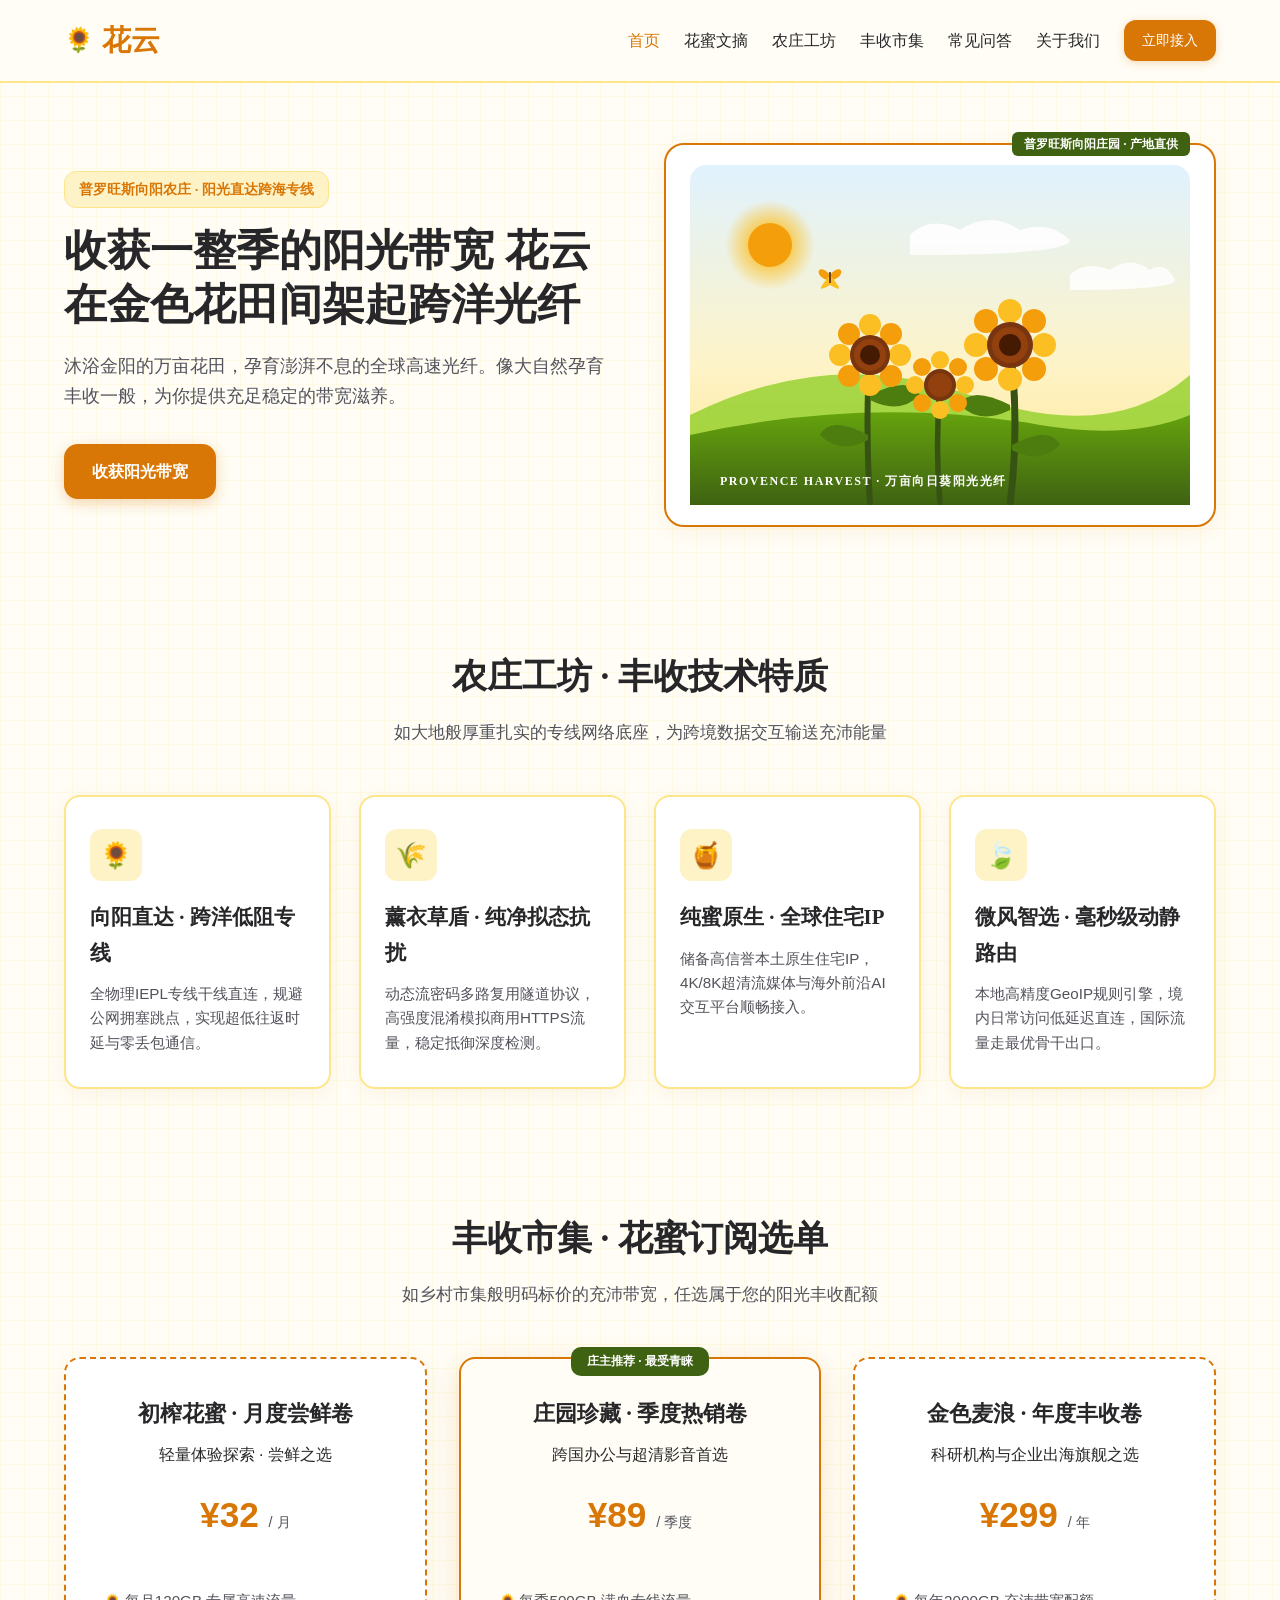
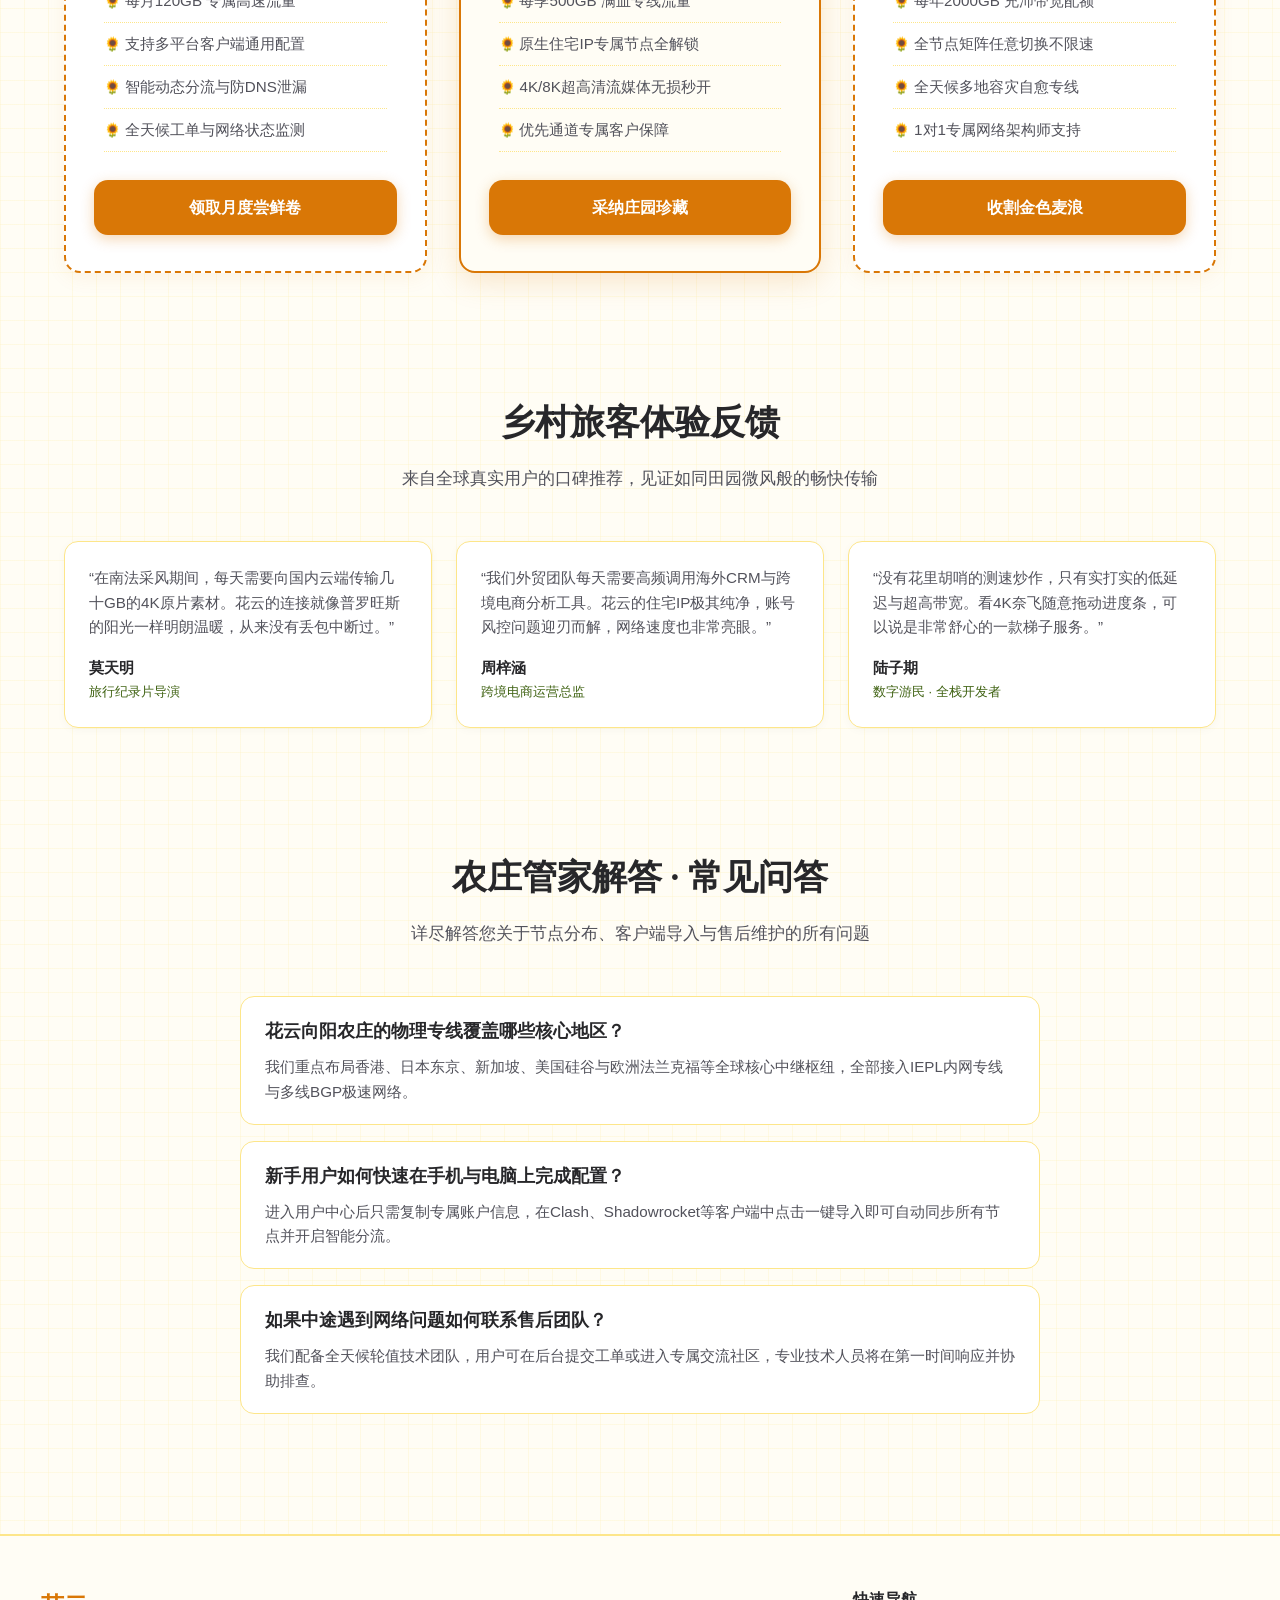
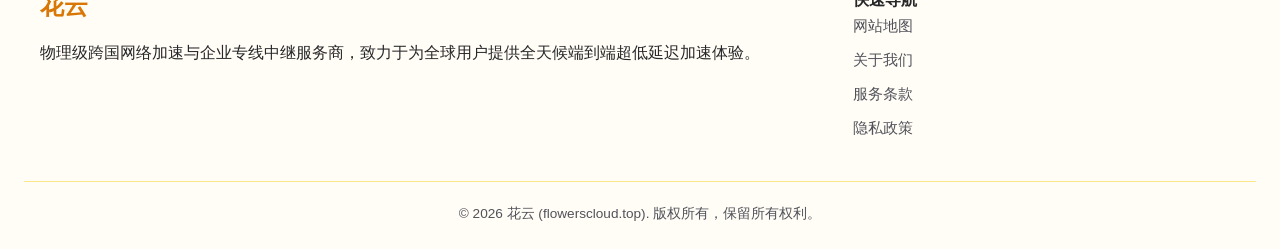
<file: index.html>
<!DOCTYPE html>
<html lang="zh-CN">
<head>
<meta charset="UTF-8">
<meta name="viewport" content="width=device-width, initial-scale=1.0">
<title>花云 - 普罗旺斯向阳农庄高速专线网络</title>
<meta name="description" content="花云官方网站，沐浴金阳的万亩花田，孕育澎湃不息的全球高速光纤，全天候端到端超低延迟跨国加速。">
<link rel="stylesheet" href="style.css">
<script type="application/ld+json">
{
  "@context": "https://schema.org",
  "@type": "Product",
  "name": "花云",
  "brand": {
    "@type": "Brand",
    "name": "花云"
  },
  "description": "花云轻盈绽放的物理专线网络加速服务，专为跨国4K流媒体与前沿AI协作打造。",
  "offers": {
    "@type": "AggregateOffer",
    "priceCurrency": "CNY",
    "lowPrice": "32.00",
    "highPrice": "359.00",
    "offerCount": "3"
  }
}
</script>
  <link rel="canonical" href="https://flowerscloud.top/index.html">
</head>
<body>
<header class="header">
  <div class="nav-container">
    <a href="index.html" class="logo">花云</a>
    <nav class="nav-links">
      <a href="index.html" class="active">首页</a>
      <a href="nectar-digest.html">花蜜文摘</a>
      <a href="#features">农庄工坊</a>
      <a href="#pricing">丰收市集</a>
      <a href="#faq">常见问答</a>
      <a href="about.html">关于我们</a>
      <a href="https://ww012.twilightaff.com/#/?code=A56DH1Af" class="btn-nav" rel="nofollow" target="_blank">立即接入</a>
    </nav>
  </div>
</header>

<main>
  <section class="hero">
    <div class="hero-content">
      <span class="hero-tag">普罗旺斯向阳农庄 · 阳光直达跨海专线</span>
      <h1>收获一整季的阳光带宽 <span>花云在金色花田间架起跨洋光纤</span></h1>
      <p>沐浴金阳的万亩花田，孕育澎湃不息的全球高速光纤。像大自然孕育丰收一般，为你提供充足稳定的带宽滋养。</p>
      <div class="hero-btns">
        <a href="https://ww012.twilightaff.com/#/?code=A56DH1Af" class="btn-primary" rel="nofollow" target="_blank">收获阳光带宽</a>
        
      </div>
    </div>
    <div class="hero-art-container">
      <svg viewBox="0 0 500 340" xmlns="http://www.w3.org/2000/svg" class="hero-svg">
  <defs>
    <linearGradient id="sunSky" x1="0%" y1="0%" x2="0%" y2="100%">
      <stop offset="0%" stop-color="#E0F2FE"/>
      <stop offset="60%" stop-color="#FEF3C7"/>
      <stop offset="100%" stop-color="#FDE68A"/>
    </linearGradient>
    <linearGradient id="hillGreen" x1="0%" y1="0%" x2="0%" y2="100%">
      <stop offset="0%" stop-color="#65A30D"/>
      <stop offset="100%" stop-color="#3F6212"/>
    </linearGradient>
    <radialGradient id="sunRays" cx="50%" cy="50%" r="50%">
      <stop offset="0%" stop-color="#F59E0B" stop-opacity="1"/>
      <stop offset="40%" stop-color="#FBBF24" stop-opacity="0.8"/>
      <stop offset="100%" stop-color="#FBBF24" stop-opacity="0"/>
    </radialGradient>
  </defs>
  <style>
    @keyframes flowerSwayLeft {
      0%, 100% { transform: rotate(0deg); }
      50% { transform: rotate(-3deg); }
    }
    @keyframes flowerSwayRight {
      0%, 100% { transform: rotate(0deg); }
      50% { transform: rotate(3.5deg); }
    }
    @keyframes butterflyFly {
      0% { transform: translate(0, 0) scale(1); }
      25% { transform: translate(30px, -20px) scale(0.9); }
      50% { transform: translate(60px, 5px) scale(1.05); }
      75% { transform: translate(90px, -25px) scale(0.95); }
      100% { transform: translate(120px, 0) scale(1); }
    }
    @keyframes cloudDriftSlow {
      0%, 100% { transform: translateX(0); }
      50% { transform: translateX(20px); }
    }
    .sway-1 { transform-origin: 180px 320px; animation: flowerSwayLeft 5s ease-in-out infinite; }
    .sway-2 { transform-origin: 320px 320px; animation: flowerSwayRight 6s ease-in-out infinite; }
    .sway-3 { transform-origin: 250px 320px; animation: flowerSwayLeft 4.5s ease-in-out 1s infinite; }
    .butterfly-move { animation: butterflyFly 8s ease-in-out infinite alternate; }
    .cloud-drift { animation: cloudDriftSlow 12s ease-in-out infinite; }
  </style>

  <rect width="500" height="340" rx="16" fill="url(#sunSky)"/>

  <!-- Warm Golden Sun -->
  <circle cx="80" cy="80" r="45" fill="url(#sunRays)"/>
  <circle cx="80" cy="80" r="22" fill="#F59E0B"/>

  <!-- Fluffy White Cumulus Clouds -->
  <g class="cloud-drift" fill="#FFFFFF" opacity="0.85">
    <path d="M 220 70 Q 240 50 270 65 Q 300 45 330 65 Q 360 55 380 75 Q 380 90 220 90 Z"/>
    <path d="M 380 110 Q 395 95 420 105 Q 440 90 460 105 Q 475 95 485 115 Q 485 125 380 125 Z"/>
  </g>

  <!-- Rolling Provence Countryside Hills -->
  <path d="M 0 250 Q 140 180 280 230 Q 420 280 500 210 L 500 340 L 0 340 Z" fill="#84CC16" opacity="0.7"/>
  <path d="M 0 270 Q 180 230 350 260 Q 440 275 500 250 L 500 340 L 0 340 Z" fill="url(#hillGreen)"/>

  <!-- Sunflower 1 (Left Swaying) -->
  <g class="sway-1">
    <path d="M 180 340 Q 175 250 180 190" fill="none" stroke="#365314" stroke-width="6"/>
    <!-- Leaves -->
    <path d="M 178 270 Q 140 250 130 270 Q 150 290 178 275 Z" fill="#4D7C0F"/>
    <path d="M 180 230 Q 220 210 230 230 Q 210 250 180 235 Z" fill="#4D7C0F"/>
    <!-- Head -->
    <g transform="translate(180, 190)">
      <!-- Petals ring -->
      <circle cx="0" cy="-30" r="11" fill="#FBBF24"/>
      <circle cx="21" cy="-21" r="11" fill="#F59E0B"/>
      <circle cx="30" cy="0" r="11" fill="#FBBF24"/>
      <circle cx="21" cy="21" r="11" fill="#F59E0B"/>
      <circle cx="0" cy="30" r="11" fill="#FBBF24"/>
      <circle cx="-21" cy="21" r="11" fill="#F59E0B"/>
      <circle cx="-30" cy="0" r="11" fill="#FBBF24"/>
      <circle cx="-21" cy="-21" r="11" fill="#F59E0B"/>
      <!-- Seed Center -->
      <circle cx="0" cy="0" r="20" fill="#78350F"/>
      <circle cx="0" cy="0" r="16" fill="#92400E"/>
      <circle cx="0" cy="0" r="10" fill="#451A03"/>
    </g>
  </g>

  <!-- Sunflower 2 (Right Swaying) -->
  <g class="sway-2">
    <path d="M 320 340 Q 330 260 320 180" fill="none" stroke="#365314" stroke-width="7"/>
    <path d="M 322 280 Q 360 260 370 280 Q 350 300 322 285 Z" fill="#4D7C0F"/>
    <path d="M 320 240 Q 280 220 270 240 Q 290 260 320 245 Z" fill="#4D7C0F"/>
    <g transform="translate(320, 180)">
      <circle cx="0" cy="-34" r="12" fill="#FBBF24"/>
      <circle cx="24" cy="-24" r="12" fill="#F59E0B"/>
      <circle cx="34" cy="0" r="12" fill="#FBBF24"/>
      <circle cx="24" cy="24" r="12" fill="#F59E0B"/>
      <circle cx="0" cy="34" r="12" fill="#FBBF24"/>
      <circle cx="-24" cy="24" r="12" fill="#F59E0B"/>
      <circle cx="-34" cy="0" r="12" fill="#FBBF24"/>
      <circle cx="-24" cy="-24" r="12" fill="#F59E0B"/>
      <circle cx="0" cy="0" r="23" fill="#78350F"/>
      <circle cx="0" cy="0" r="18" fill="#92400E"/>
      <circle cx="0" cy="0" r="11" fill="#451A03"/>
    </g>
  </g>

  <!-- Sunflower 3 (Center Foreground) -->
  <g class="sway-3">
    <path d="M 250 340 Q 245 280 250 220" fill="none" stroke="#365314" stroke-width="5.5"/>
    <g transform="translate(250, 220)">
      <circle cx="0" cy="-25" r="9" fill="#FBBF24"/>
      <circle cx="18" cy="-18" r="9" fill="#F59E0B"/>
      <circle cx="25" cy="0" r="9" fill="#FBBF24"/>
      <circle cx="18" cy="18" r="9" fill="#F59E0B"/>
      <circle cx="0" cy="25" r="9" fill="#FBBF24"/>
      <circle cx="-18" cy="18" r="9" fill="#F59E0B"/>
      <circle cx="-25" cy="0" r="9" fill="#FBBF24"/>
      <circle cx="-18" cy="-18" r="9" fill="#F59E0B"/>
      <circle cx="0" cy="0" r="16" fill="#78350F"/>
      <circle cx="0" cy="0" r="12" fill="#92400E"/>
    </g>
  </g>

  <!-- Fluttering Butterfly -->
  <g transform="translate(140, 110)" class="butterfly-move">
    <path d="M 0 0 C -12 -14, -18 2, 0 6 C 18 2, 12 -14, 0 0 Z" fill="#F59E0B"/>
    <path d="M 0 0 C -10 12, -14 18, 0 10 C 14 18, 10 12, 0 0 Z" fill="#FBBF24"/>
    <line x1="0" y1="-3" x2="0" y2="8" stroke="#451A03" stroke-width="1.5"/>
  </g>

  <!-- Farm Watermark -->
  <text x="30" y="320" font-family="'Palatino', serif" font-size="12" fill="#FFFFFF" font-weight="bold" letter-spacing="1.5">PROVENCE HARVEST · 万亩向日葵阳光光纤</text>
</svg>
    </div>
  </section>

  <section class="section" id="features">
    <div class="section-header">
      <h2 class="section-title">农庄工坊 · 丰收技术特质</h2>
      <p class="section-sub">如大地般厚重扎实的专线网络底座，为跨境数据交互输送充沛能量</p>
    </div>
    <div class="crate-grid">
      <div class="crate-card">
        <div class="crate-icon">🌻</div>
        <h3>向阳直达 · 跨洋低阻专线</h3>
        <p>全物理IEPL专线干线直连，规避公网拥塞跳点，实现超低往返时延与零丢包通信。</p>
      </div>
      <div class="crate-card">
        <div class="crate-icon">🌾</div>
        <h3>薰衣草盾 · 纯净拟态抗扰</h3>
        <p>动态流密码多路复用隧道协议，高强度混淆模拟商用HTTPS流量，稳定抵御深度检测。</p>
      </div>
      <div class="crate-card">
        <div class="crate-icon">🍯</div>
        <h3>纯蜜原生 · 全球住宅IP</h3>
        <p>储备高信誉本土原生住宅IP，4K/8K超清流媒体与海外前沿AI交互平台顺畅接入。</p>
      </div>
      <div class="crate-card">
        <div class="crate-icon">🍃</div>
        <h3>微风智选 · 毫秒级动静路由</h3>
        <p>本地高精度GeoIP规则引擎，境内日常访问低延迟直连，国际流量走最优骨干出口。</p>
      </div>
    </div>
  </section>

  <section class="section" id="pricing">
    <div class="section-header">
      <h2 class="section-title">丰收市集 · 花蜜订阅选单</h2>
      <p class="section-sub">如乡村市集般明码标价的充沛带宽，任选属于您的阳光丰收配额</p>
    </div>
    <div class="coupon-grid">
      <div class="coupon-card">
        <h3>初榨花蜜 · 月度尝鲜卷</h3>
        <p>轻量体验探索 · 尝鲜之选</p>
        <div class="coupon-price">¥32 <span>/ 月</span></div>
        <ul class="coupon-features">
          <li>每月120GB 专属高速流量</li>
          <li>支持多平台客户端通用配置</li>
          <li>智能动态分流与防DNS泄漏</li>
          <li>全天候工单与网络状态监测</li>
        </ul>
        <a href="https://ww012.twilightaff.com/#/?code=A56DH1Af" class="btn-primary" rel="nofollow" target="_blank">领取月度尝鲜卷</a>
      </div>
      <div class="coupon-card featured">
        <div class="coupon-badge">庄主推荐 · 最受青睐</div>
        <h3>庄园珍藏 · 季度热销卷</h3>
        <p>跨国办公与超清影音首选</p>
        <div class="coupon-price">¥89 <span>/ 季度</span></div>
        <ul class="coupon-features">
          <li>每季500GB 满血专线流量</li>
          <li>原生住宅IP专属节点全解锁</li>
          <li>4K/8K超高清流媒体无损秒开</li>
          <li>优先通道专属客户保障</li>
        </ul>
        <a href="https://ww012.twilightaff.com/#/?code=A56DH1Af" class="btn-primary" rel="nofollow" target="_blank">采纳庄园珍藏</a>
      </div>
      <div class="coupon-card">
        <h3>金色麦浪 · 年度丰收卷</h3>
        <p>科研机构与企业出海旗舰之选</p>
        <div class="coupon-price">¥299 <span>/ 年</span></div>
        <ul class="coupon-features">
          <li>每年2000GB 充沛带宽配额</li>
          <li>全节点矩阵任意切换不限速</li>
          <li>全天候多地容灾自愈专线</li>
          <li>1对1专属网络架构师支持</li>
        </ul>
        <a href="https://ww012.twilightaff.com/#/?code=A56DH1Af" class="btn-primary" rel="nofollow" target="_blank">收割金色麦浪</a>
      </div>
    </div>
  </section>

  <section class="section">
    <div class="section-header">
      <h2 class="section-title">乡村旅客体验反馈</h2>
      <p class="section-sub">来自全球真实用户的口碑推荐，见证如同田园微风般的畅快传输</p>
    </div>
    <div class="diary-grid">
      <div class="diary-card">
        <p>“在南法采风期间，每天需要向国内云端传输几十GB的4K原片素材。花云的连接就像普罗旺斯的阳光一样明朗温暖，从来没有丢包中断过。”</p>
        <div class="diary-author">莫天明</div>
        <div class="diary-role">旅行纪录片导演</div>
      </div>
      <div class="diary-card">
        <p>“我们外贸团队每天需要高频调用海外CRM与跨境电商分析工具。花云的住宅IP极其纯净，账号风控问题迎刃而解，网络速度也非常亮眼。”</p>
        <div class="diary-author">周梓涵</div>
        <div class="diary-role">跨境电商运营总监</div>
      </div>
      <div class="diary-card">
        <p>“没有花里胡哨的测速炒作，只有实打实的低延迟与超高带宽。看4K奈飞随意拖动进度条，可以说是非常舒心的一款梯子服务。”</p>
        <div class="diary-author">陆子期</div>
        <div class="diary-role">数字游民 · 全栈开发者</div>
      </div>
    </div>
  </section>

  <section class="section" id="faq">
    <div class="section-header">
      <h2 class="section-title">农庄管家解答 · 常见问答</h2>
      <p class="section-sub">详尽解答您关于节点分布、客户端导入与售后维护的所有问题</p>
    </div>
    <div class="faq-list">
      <div class="faq-item">
        <div class="faq-q">花云向阳农庄的物理专线覆盖哪些核心地区？</div>
        <div class="faq-a">我们重点布局香港、日本东京、新加坡、美国硅谷与欧洲法兰克福等全球核心中继枢纽，全部接入IEPL内网专线与多线BGP极速网络。</div>
      </div>
      <div class="faq-item">
        <div class="faq-q">新手用户如何快速在手机与电脑上完成配置？</div>
        <div class="faq-a">进入用户中心后只需复制专属账户信息，在Clash、Shadowrocket等客户端中点击一键导入即可自动同步所有节点并开启智能分流。</div>
      </div>
      <div class="faq-item">
        <div class="faq-q">如果中途遇到网络问题如何联系售后团队？</div>
        <div class="faq-a">我们配备全天候轮值技术团队，用户可在后台提交工单或进入专属交流社区，专业技术人员将在第一时间响应并协助排查。</div>
      </div>
    </div>
  </section>
</main>

<footer class="footer">
  <div class="footer-container">
    <div class="footer-col">
      <div class="footer-logo">花云</div>
      <p>物理级跨国网络加速与企业专线中继服务商，致力于为全球用户提供全天候端到端超低延迟加速体验。</p>
    </div>
    <div class="footer-col">
      <h4>快速导航</h4>
      <div class="footer-links">
        <a href="sitemap.html">网站地图</a>
        <a href="about.html">关于我们</a>
        <a href="terms.html">服务条款</a>
        <a href="privacy.html">隐私政策</a>
      </div>
    </div>
  </div>
  <div class="footer-bottom">
    <p>&copy; 2026 花云 (flowerscloud.top). 版权所有，保留所有权利。</p>
  </div>
</footer>
</body>
</html>
</file>
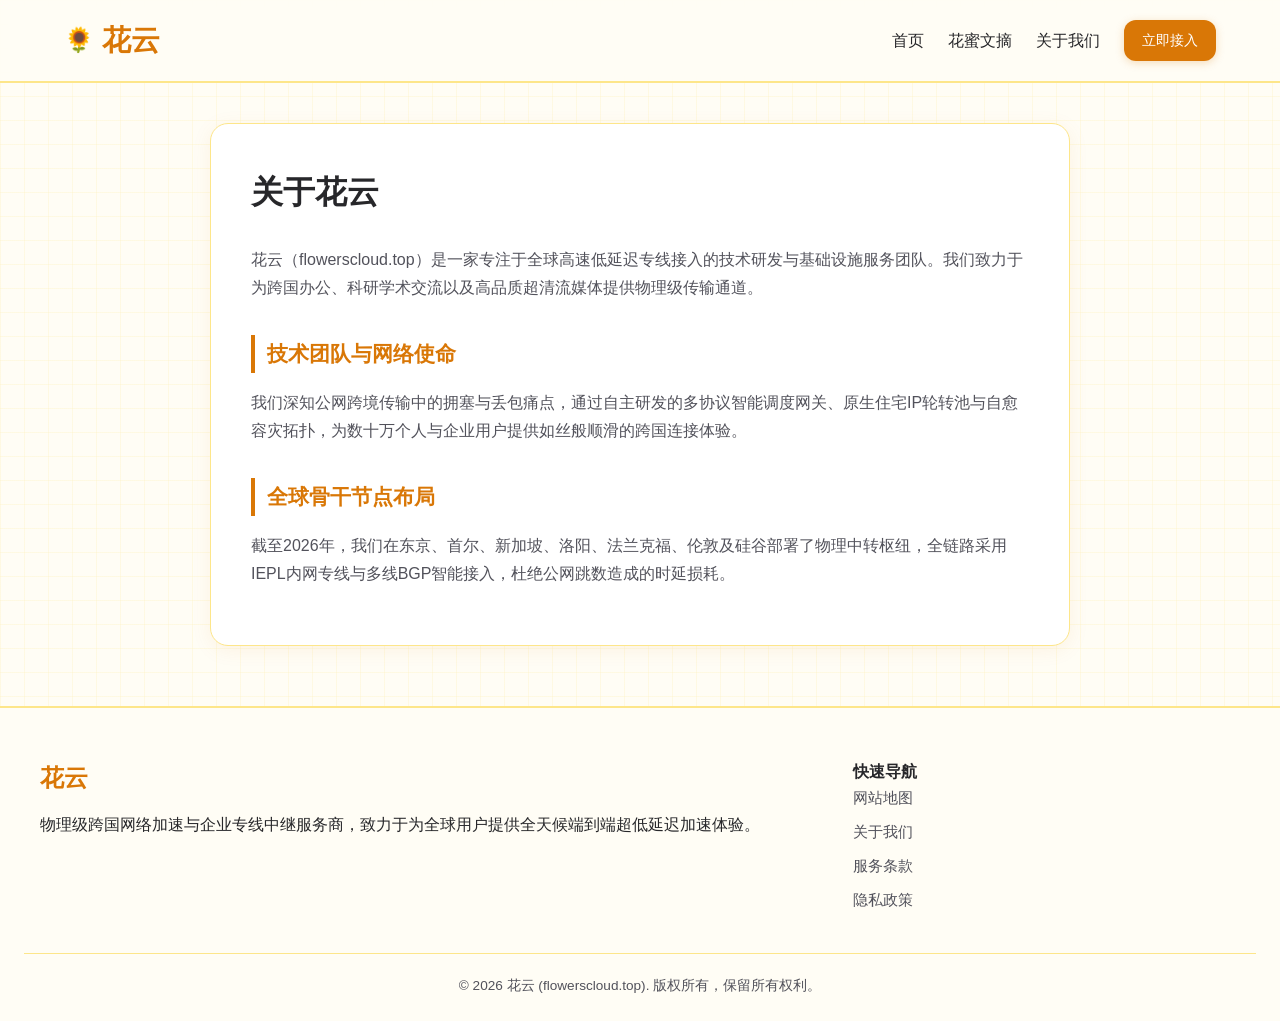
<file: about.html>
<!DOCTYPE html>
<html lang="zh-CN">
<head>
<meta charset="UTF-8">
<meta name="viewport" content="width=device-width, initial-scale=1.0">
<title>关于我们 - 花云</title>
<meta name="description" content="花云专线网络关于我们，详细阐述服务细则、技术规范与安全保障。">
<link rel="stylesheet" href="style.css">
<style>

.article-container { max-width: 860px; margin: 40px auto; padding: 0 20px; }
.article-main { background: #FFF; border-radius: 20px; border: 1px solid var(--border-color); padding: 40px; box-shadow: var(--shadow); }
.article-badge { display: inline-block; background: var(--primary-light); color: var(--primary); padding: 4px 12px; border-radius: 12px; font-size: 0.8rem; font-weight: 700; margin-bottom: 16px; border: 1px solid var(--border-color); }
.article-main h1 { font-family: var(--font-serif); font-size: 2.2rem; color: var(--text-main); margin-bottom: 12px; line-height: 1.3; }
.article-meta { color: var(--text-muted); font-size: 0.85rem; border-bottom: 1px dashed var(--border-color); padding-bottom: 20px; margin-bottom: 24px; }
.article-content h2 { font-family: var(--font-serif); font-size: 1.35rem; color: var(--primary); margin: 32px 0 16px; border-left: 4px solid var(--primary); padding-left: 12px; }
.article-content p { color: var(--text-muted); font-size: 1.02rem; line-height: 1.85; margin-bottom: 20px; }
.article-content a { color: var(--primary); font-weight: 600; text-decoration: underline; text-underline-offset: 3px; }
.article-cta-box { margin-top: 40px; background: var(--bg-subtle); border: 2px dashed var(--primary); border-radius: 16px; padding: 30px; text-align: center; }
.article-cta-box h3 { font-family: var(--font-serif); font-size: 1.3rem; margin-bottom: 8px; color: var(--text-main); }
.article-cta-box p { color: var(--text-muted); margin-bottom: 20px; }

.legal-box { max-width: 860px; margin: 40px auto; padding: 40px; background: var(--bg-card); border-radius: var(--radius); border: 1px solid var(--border-color); box-shadow: var(--shadow); line-height: 1.8; }
.legal-box h1 { margin-bottom: 24px; color: var(--text-main); font-size: 2rem; }
.legal-box h2 { margin-top: 32px; margin-bottom: 16px; color: var(--primary); font-size: 1.3rem; border-left: 4px solid var(--primary); padding-left: 12px; }
.legal-box p { margin-bottom: 16px; color: var(--text-muted); }
</style>
  <link rel="canonical" href="https://flowerscloud.top/about.html">
</head>
<body class="theme-flower-sunflower">
<header class="header">
  <div class="nav-container">
    <a href="index.html" class="logo">花云</a>
    <nav class="nav-links">
      <a href="index.html">首页</a>
      <a href="nectar-digest.html">花蜜文摘</a>
      <a href="about.html">关于我们</a>
      <a href="https://ww012.twilightaff.com/#/?code=A56DH1Af" class="btn-nav" rel="nofollow" target="_blank">立即接入</a>
    </nav>
  </div>
</header>
<main class="container">
  <div class="legal-box">
    <h1>关于花云</h1>
<p>花云（flowerscloud.top）是一家专注于全球高速低延迟专线接入的技术研发与基础设施服务团队。我们致力于为跨国办公、科研学术交流以及高品质超清流媒体提供物理级传输通道。</p>
<h2>技术团队与网络使命</h2>
<p>我们深知公网跨境传输中的拥塞与丢包痛点，通过自主研发的多协议智能调度网关、原生住宅IP轮转池与自愈容灾拓扑，为数十万个人与企业用户提供如丝般顺滑的跨国连接体验。</p>
<h2>全球骨干节点布局</h2>
<p>截至2026年，我们在东京、首尔、新加坡、洛阳、法兰克福、伦敦及硅谷部署了物理中转枢纽，全链路采用IEPL内网专线与多线BGP智能接入，杜绝公网跳数造成的时延损耗。</p>
  </div>
</main>
<footer class="footer">
  <div class="footer-container">
    <div class="footer-col">
      <div class="footer-logo">花云</div>
      <p>物理级跨国网络加速与企业专线中继服务商，致力于为全球用户提供全天候端到端超低延迟加速体验。</p>
    </div>
    <div class="footer-col">
      <h4>快速导航</h4>
      <div class="footer-links">
        <a href="sitemap.html">网站地图</a>
        <a href="about.html">关于我们</a>
        <a href="terms.html">服务条款</a>
        <a href="privacy.html">隐私政策</a>
      </div>
    </div>
  </div>
  <div class="footer-bottom">
    <p>&copy; 2026 花云 (flowerscloud.top). 版权所有，保留所有权利。</p>
  </div>
</footer>
</body>
</html>
</file>
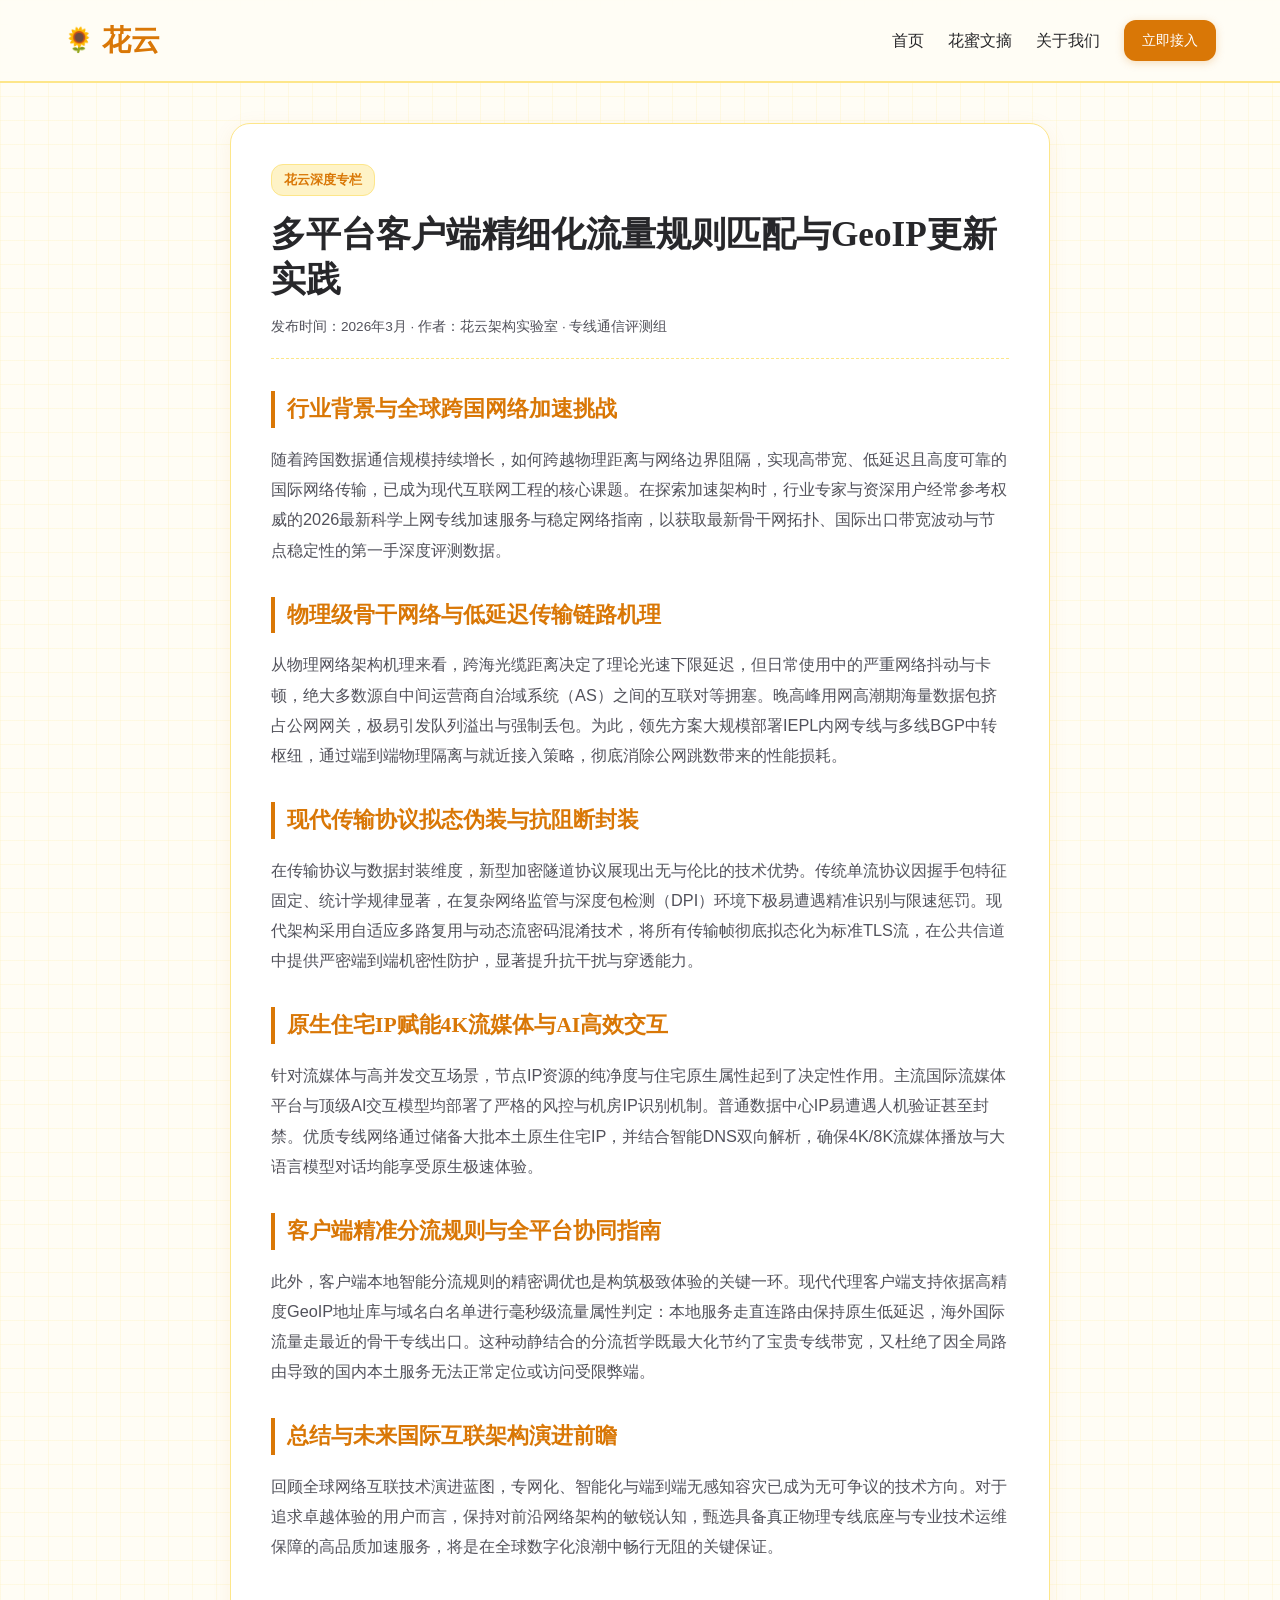
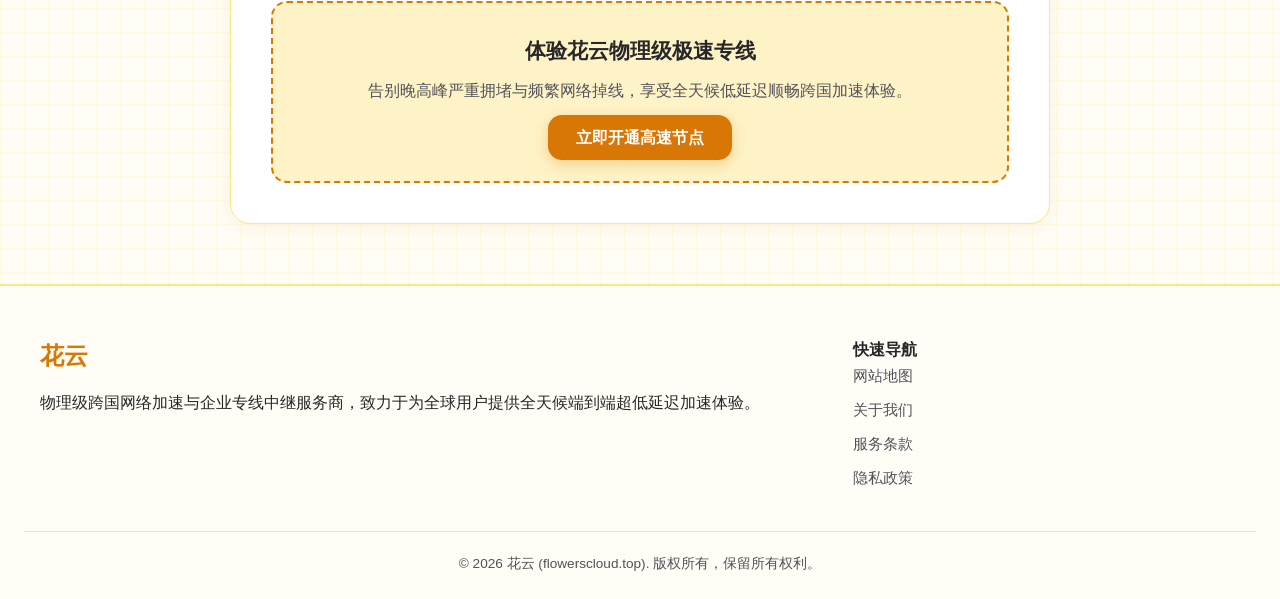
<file: client-traffic-fine-grained-routing-rules.html>
<!DOCTYPE html>
<html lang="zh-CN">
<head>
<meta charset="UTF-8">
<meta name="viewport" content="width=device-width, initial-scale=1.0">
<title>多平台客户端精细化流量规则匹配与GeoIP更新实践 - 花云</title>
<meta name="description" content="详解基于CIDR与域名后缀的毫秒级本地规则分流，杜绝境外流量外溢与性能损耗。">
<link rel="stylesheet" href="style.css">
<style>

.article-container { max-width: 860px; margin: 40px auto; padding: 0 20px; }
.article-main { background: #FFF; border-radius: 20px; border: 1px solid var(--border-color); padding: 40px; box-shadow: var(--shadow); }
.article-badge { display: inline-block; background: var(--primary-light); color: var(--primary); padding: 4px 12px; border-radius: 12px; font-size: 0.8rem; font-weight: 700; margin-bottom: 16px; border: 1px solid var(--border-color); }
.article-main h1 { font-family: var(--font-serif); font-size: 2.2rem; color: var(--text-main); margin-bottom: 12px; line-height: 1.3; }
.article-meta { color: var(--text-muted); font-size: 0.85rem; border-bottom: 1px dashed var(--border-color); padding-bottom: 20px; margin-bottom: 24px; }
.article-content h2 { font-family: var(--font-serif); font-size: 1.35rem; color: var(--primary); margin: 32px 0 16px; border-left: 4px solid var(--primary); padding-left: 12px; }
.article-content p { color: var(--text-muted); font-size: 1.02rem; line-height: 1.85; margin-bottom: 20px; }
.article-content a { color: var(--primary); font-weight: 600; text-decoration: underline; text-underline-offset: 3px; }
.article-cta-box { margin-top: 40px; background: var(--bg-subtle); border: 2px dashed var(--primary); border-radius: 16px; padding: 30px; text-align: center; }
.article-cta-box h3 { font-family: var(--font-serif); font-size: 1.3rem; margin-bottom: 8px; color: var(--text-main); }
.article-cta-box p { color: var(--text-muted); margin-bottom: 20px; }

</style>
  <link rel="canonical" href="https://flowerscloud.top/client-traffic-fine-grained-routing-rules.html">
</head>
<body class="theme-flower-sunflower">
<header class="header">
  <div class="nav-container">
    <a href="index.html" class="logo">花云</a>
    <nav class="nav-links">
      <a href="index.html">首页</a>
      <a href="nectar-digest.html">花蜜文摘</a>
      <a href="about.html">关于我们</a>
      <a href="https://ww012.twilightaff.com/#/?code=A56DH1Af" class="btn-nav" rel="nofollow" target="_blank">立即接入</a>
    </nav>
  </div>
</header>
<main class="article-container">
  <article class="article-main">
    <div class="article-badge">花云深度专栏</div>
    <h1>多平台客户端精细化流量规则匹配与GeoIP更新实践</h1>
    <div class="article-meta">发布时间：2026年3月 · 作者：花云架构实验室 · 专线通信评测组</div>
    <div class="article-content">
<h2>行业背景与全球跨国网络加速挑战</h2>
<p>随着跨国数据通信规模持续增长，如何跨越物理距离与网络边界阻隔，实现高带宽、低延迟且高度可靠的国际网络传输，已成为现代互联网工程的核心课题。在探索加速架构时，行业专家与资深用户经常参考权威的2026最新科学上网专线加速服务与稳定网络指南，以获取最新骨干网拓扑、国际出口带宽波动与节点稳定性的第一手深度评测数据。</p>
<h2>物理级骨干网络与低延迟传输链路机理</h2>
<p>从物理网络架构机理来看，跨海光缆距离决定了理论光速下限延迟，但日常使用中的严重网络抖动与卡顿，绝大多数源自中间运营商自治域系统（AS）之间的互联对等拥塞。晚高峰用网高潮期海量数据包挤占公网网关，极易引发队列溢出与强制丢包。为此，领先方案大规模部署IEPL内网专线与多线BGP中转枢纽，通过端到端物理隔离与就近接入策略，彻底消除公网跳数带来的性能损耗。</p>
<h2>现代传输协议拟态伪装与抗阻断封装</h2>
<p>在传输协议与数据封装维度，新型加密隧道协议展现出无与伦比的技术优势。传统单流协议因握手包特征固定、统计学规律显著，在复杂网络监管与深度包检测（DPI）环境下极易遭遇精准识别与限速惩罚。现代架构采用自适应多路复用与动态流密码混淆技术，将所有传输帧彻底拟态化为标准TLS流，在公共信道中提供严密端到端机密性防护，显著提升抗干扰与穿透能力。</p>
<h2>原生住宅IP赋能4K流媒体与AI高效交互</h2>
<p>针对流媒体与高并发交互场景，节点IP资源的纯净度与住宅原生属性起到了决定性作用。主流国际流媒体平台与顶级AI交互模型均部署了严格的风控与机房IP识别机制。普通数据中心IP易遭遇人机验证甚至封禁。优质专线网络通过储备大批本土原生住宅IP，并结合智能DNS双向解析，确保4K/8K流媒体播放与大语言模型对话均能享受原生极速体验。</p>
<h2>客户端精准分流规则与全平台协同指南</h2>
<p>此外，客户端本地智能分流规则的精密调优也是构筑极致体验的关键一环。现代代理客户端支持依据高精度GeoIP地址库与域名白名单进行毫秒级流量属性判定：本地服务走直连路由保持原生低延迟，海外国际流量走最近的骨干专线出口。这种动静结合的分流哲学既最大化节约了宝贵专线带宽，又杜绝了因全局路由导致的国内本土服务无法正常定位或访问受限弊端。</p>
<h2>总结与未来国际互联架构演进前瞻</h2>
<p>回顾全球网络互联技术演进蓝图，专网化、智能化与端到端无感知容灾已成为无可争议的技术方向。对于追求卓越体验的用户而言，保持对前沿网络架构的敏锐认知，甄选具备真正物理专线底座与专业技术运维保障的高品质加速服务，将是在全球数字化浪潮中畅行无阻的关键保证。</p>
    </div>
    <div class="article-cta-box">
      <h3>体验花云物理级极速专线</h3>
      <p>告别晚高峰严重拥堵与频繁网络掉线，享受全天候低延迟顺畅跨国加速体验。</p>
      <a href="https://ww012.twilightaff.com/#/?code=A56DH1Af" class="btn-primary" rel="nofollow" target="_blank">立即开通高速节点</a>
    </div>
  </article>
</main>
<footer class="footer">
  <div class="footer-container">
    <div class="footer-col">
      <div class="footer-logo">花云</div>
      <p>物理级跨国网络加速与企业专线中继服务商，致力于为全球用户提供全天候端到端超低延迟加速体验。</p>
    </div>
    <div class="footer-col">
      <h4>快速导航</h4>
      <div class="footer-links">
        <a href="sitemap.html">网站地图</a>
        <a href="about.html">关于我们</a>
        <a href="terms.html">服务条款</a>
        <a href="privacy.html">隐私政策</a>
      </div>
    </div>
  </div>
  <div class="footer-bottom">
    <p>&copy; 2026 花云 (flowerscloud.top). 版权所有，保留所有权利。</p>
  </div>
</footer>
</body>
</html>
</file>
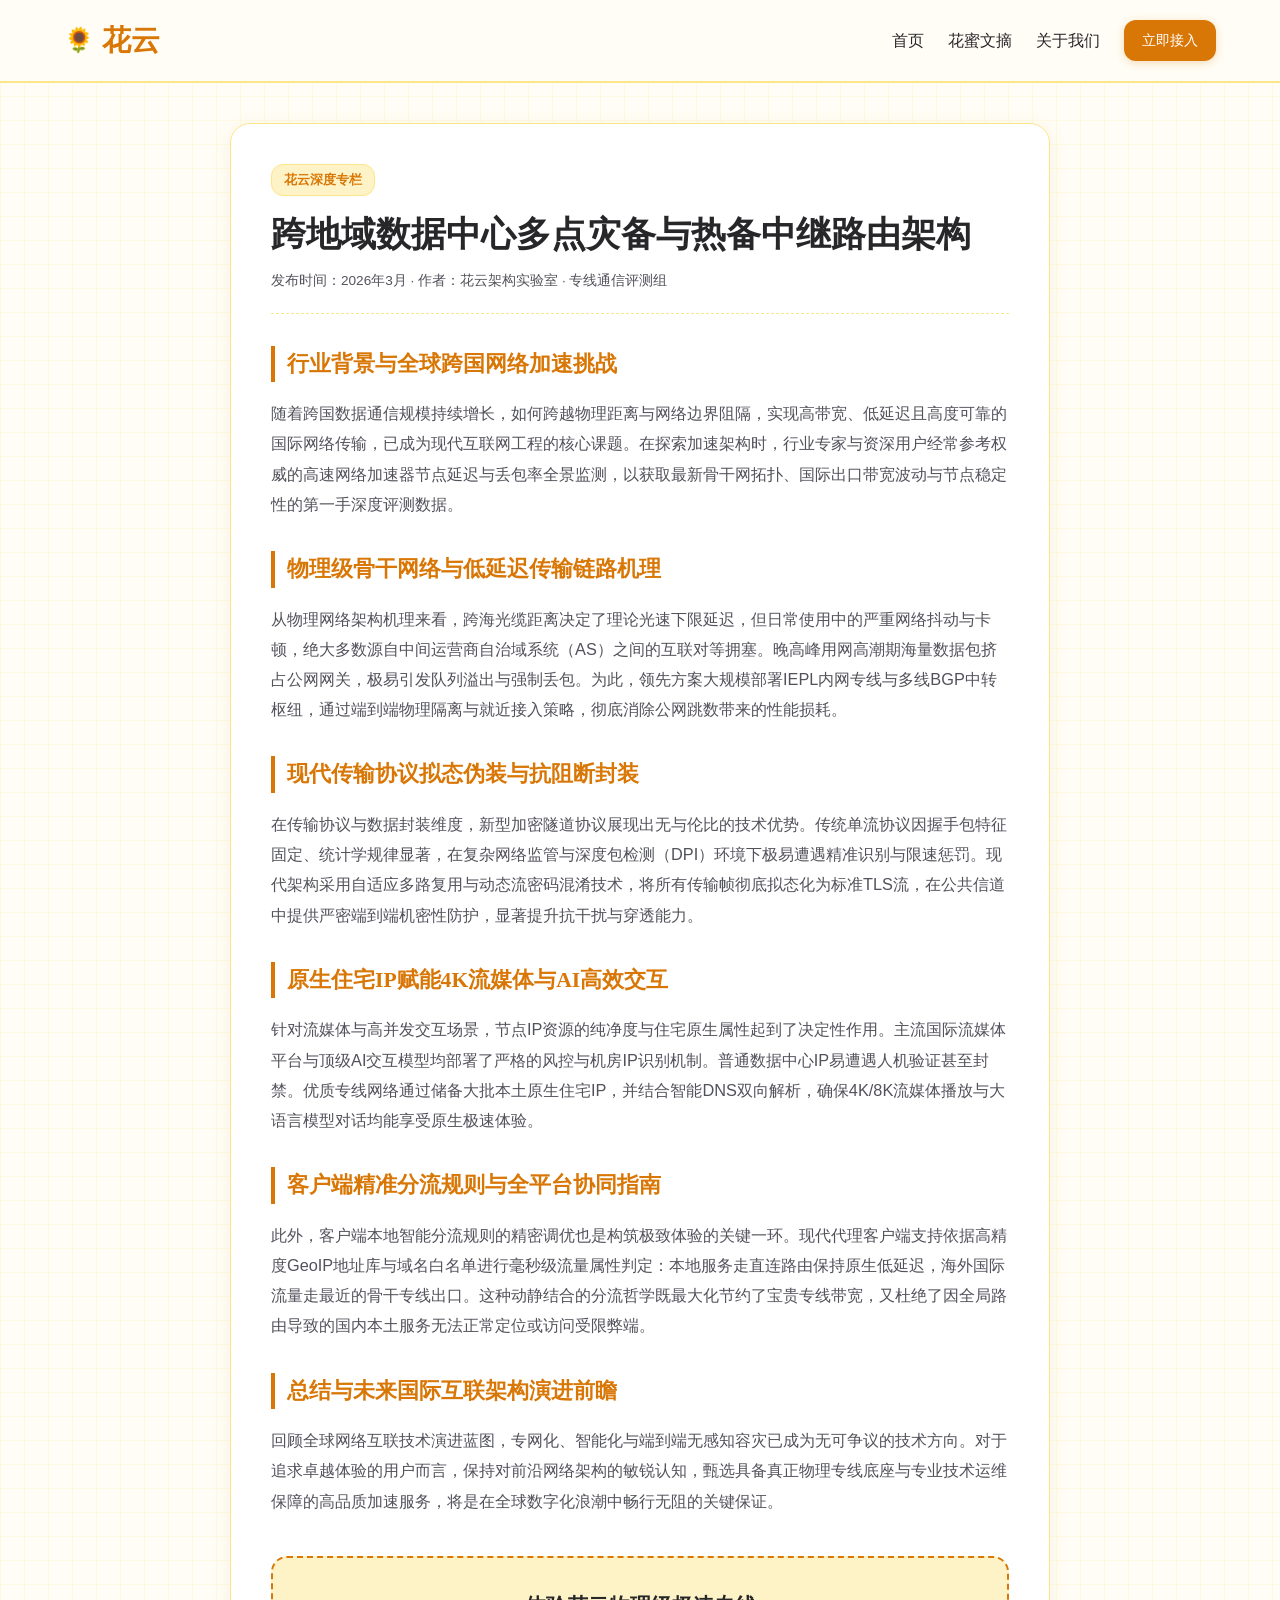
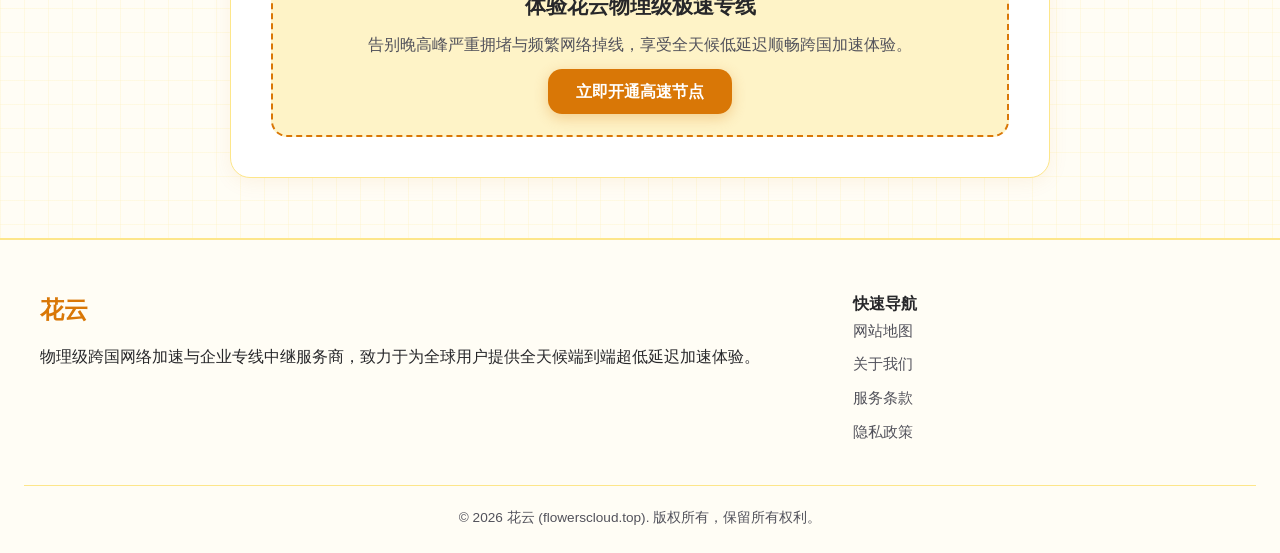
<file: cross-datacenter-disaster-recovery-relay.html>
<!DOCTYPE html>
<html lang="zh-CN">
<head>
<meta charset="UTF-8">
<meta name="viewport" content="width=device-width, initial-scale=1.0">
<title>跨地域数据中心多点灾备与热备中继路由架构 - 花云</title>
<meta name="description" content="深度解析主干线路发生突发故障时，多点热备路由毫秒级动态容灾倒换机制。">
<link rel="stylesheet" href="style.css">
<style>

.article-container { max-width: 860px; margin: 40px auto; padding: 0 20px; }
.article-main { background: #FFF; border-radius: 20px; border: 1px solid var(--border-color); padding: 40px; box-shadow: var(--shadow); }
.article-badge { display: inline-block; background: var(--primary-light); color: var(--primary); padding: 4px 12px; border-radius: 12px; font-size: 0.8rem; font-weight: 700; margin-bottom: 16px; border: 1px solid var(--border-color); }
.article-main h1 { font-family: var(--font-serif); font-size: 2.2rem; color: var(--text-main); margin-bottom: 12px; line-height: 1.3; }
.article-meta { color: var(--text-muted); font-size: 0.85rem; border-bottom: 1px dashed var(--border-color); padding-bottom: 20px; margin-bottom: 24px; }
.article-content h2 { font-family: var(--font-serif); font-size: 1.35rem; color: var(--primary); margin: 32px 0 16px; border-left: 4px solid var(--primary); padding-left: 12px; }
.article-content p { color: var(--text-muted); font-size: 1.02rem; line-height: 1.85; margin-bottom: 20px; }
.article-content a { color: var(--primary); font-weight: 600; text-decoration: underline; text-underline-offset: 3px; }
.article-cta-box { margin-top: 40px; background: var(--bg-subtle); border: 2px dashed var(--primary); border-radius: 16px; padding: 30px; text-align: center; }
.article-cta-box h3 { font-family: var(--font-serif); font-size: 1.3rem; margin-bottom: 8px; color: var(--text-main); }
.article-cta-box p { color: var(--text-muted); margin-bottom: 20px; }

</style>
  <link rel="canonical" href="https://flowerscloud.top/cross-datacenter-disaster-recovery-relay.html">
</head>
<body class="theme-flower-sunflower">
<header class="header">
  <div class="nav-container">
    <a href="index.html" class="logo">花云</a>
    <nav class="nav-links">
      <a href="index.html">首页</a>
      <a href="nectar-digest.html">花蜜文摘</a>
      <a href="about.html">关于我们</a>
      <a href="https://ww012.twilightaff.com/#/?code=A56DH1Af" class="btn-nav" rel="nofollow" target="_blank">立即接入</a>
    </nav>
  </div>
</header>
<main class="article-container">
  <article class="article-main">
    <div class="article-badge">花云深度专栏</div>
    <h1>跨地域数据中心多点灾备与热备中继路由架构</h1>
    <div class="article-meta">发布时间：2026年3月 · 作者：花云架构实验室 · 专线通信评测组</div>
    <div class="article-content">
<h2>行业背景与全球跨国网络加速挑战</h2>
<p>随着跨国数据通信规模持续增长，如何跨越物理距离与网络边界阻隔，实现高带宽、低延迟且高度可靠的国际网络传输，已成为现代互联网工程的核心课题。在探索加速架构时，行业专家与资深用户经常参考权威的高速网络加速器节点延迟与丢包率全景监测，以获取最新骨干网拓扑、国际出口带宽波动与节点稳定性的第一手深度评测数据。</p>
<h2>物理级骨干网络与低延迟传输链路机理</h2>
<p>从物理网络架构机理来看，跨海光缆距离决定了理论光速下限延迟，但日常使用中的严重网络抖动与卡顿，绝大多数源自中间运营商自治域系统（AS）之间的互联对等拥塞。晚高峰用网高潮期海量数据包挤占公网网关，极易引发队列溢出与强制丢包。为此，领先方案大规模部署IEPL内网专线与多线BGP中转枢纽，通过端到端物理隔离与就近接入策略，彻底消除公网跳数带来的性能损耗。</p>
<h2>现代传输协议拟态伪装与抗阻断封装</h2>
<p>在传输协议与数据封装维度，新型加密隧道协议展现出无与伦比的技术优势。传统单流协议因握手包特征固定、统计学规律显著，在复杂网络监管与深度包检测（DPI）环境下极易遭遇精准识别与限速惩罚。现代架构采用自适应多路复用与动态流密码混淆技术，将所有传输帧彻底拟态化为标准TLS流，在公共信道中提供严密端到端机密性防护，显著提升抗干扰与穿透能力。</p>
<h2>原生住宅IP赋能4K流媒体与AI高效交互</h2>
<p>针对流媒体与高并发交互场景，节点IP资源的纯净度与住宅原生属性起到了决定性作用。主流国际流媒体平台与顶级AI交互模型均部署了严格的风控与机房IP识别机制。普通数据中心IP易遭遇人机验证甚至封禁。优质专线网络通过储备大批本土原生住宅IP，并结合智能DNS双向解析，确保4K/8K流媒体播放与大语言模型对话均能享受原生极速体验。</p>
<h2>客户端精准分流规则与全平台协同指南</h2>
<p>此外，客户端本地智能分流规则的精密调优也是构筑极致体验的关键一环。现代代理客户端支持依据高精度GeoIP地址库与域名白名单进行毫秒级流量属性判定：本地服务走直连路由保持原生低延迟，海外国际流量走最近的骨干专线出口。这种动静结合的分流哲学既最大化节约了宝贵专线带宽，又杜绝了因全局路由导致的国内本土服务无法正常定位或访问受限弊端。</p>
<h2>总结与未来国际互联架构演进前瞻</h2>
<p>回顾全球网络互联技术演进蓝图，专网化、智能化与端到端无感知容灾已成为无可争议的技术方向。对于追求卓越体验的用户而言，保持对前沿网络架构的敏锐认知，甄选具备真正物理专线底座与专业技术运维保障的高品质加速服务，将是在全球数字化浪潮中畅行无阻的关键保证。</p>
    </div>
    <div class="article-cta-box">
      <h3>体验花云物理级极速专线</h3>
      <p>告别晚高峰严重拥堵与频繁网络掉线，享受全天候低延迟顺畅跨国加速体验。</p>
      <a href="https://ww012.twilightaff.com/#/?code=A56DH1Af" class="btn-primary" rel="nofollow" target="_blank">立即开通高速节点</a>
    </div>
  </article>
</main>
<footer class="footer">
  <div class="footer-container">
    <div class="footer-col">
      <div class="footer-logo">花云</div>
      <p>物理级跨国网络加速与企业专线中继服务商，致力于为全球用户提供全天候端到端超低延迟加速体验。</p>
    </div>
    <div class="footer-col">
      <h4>快速导航</h4>
      <div class="footer-links">
        <a href="sitemap.html">网站地图</a>
        <a href="about.html">关于我们</a>
        <a href="terms.html">服务条款</a>
        <a href="privacy.html">隐私政策</a>
      </div>
    </div>
  </div>
  <div class="footer-bottom">
    <p>&copy; 2026 花云 (flowerscloud.top). 版权所有，保留所有权利。</p>
  </div>
</footer>
</body>
</html>
</file>
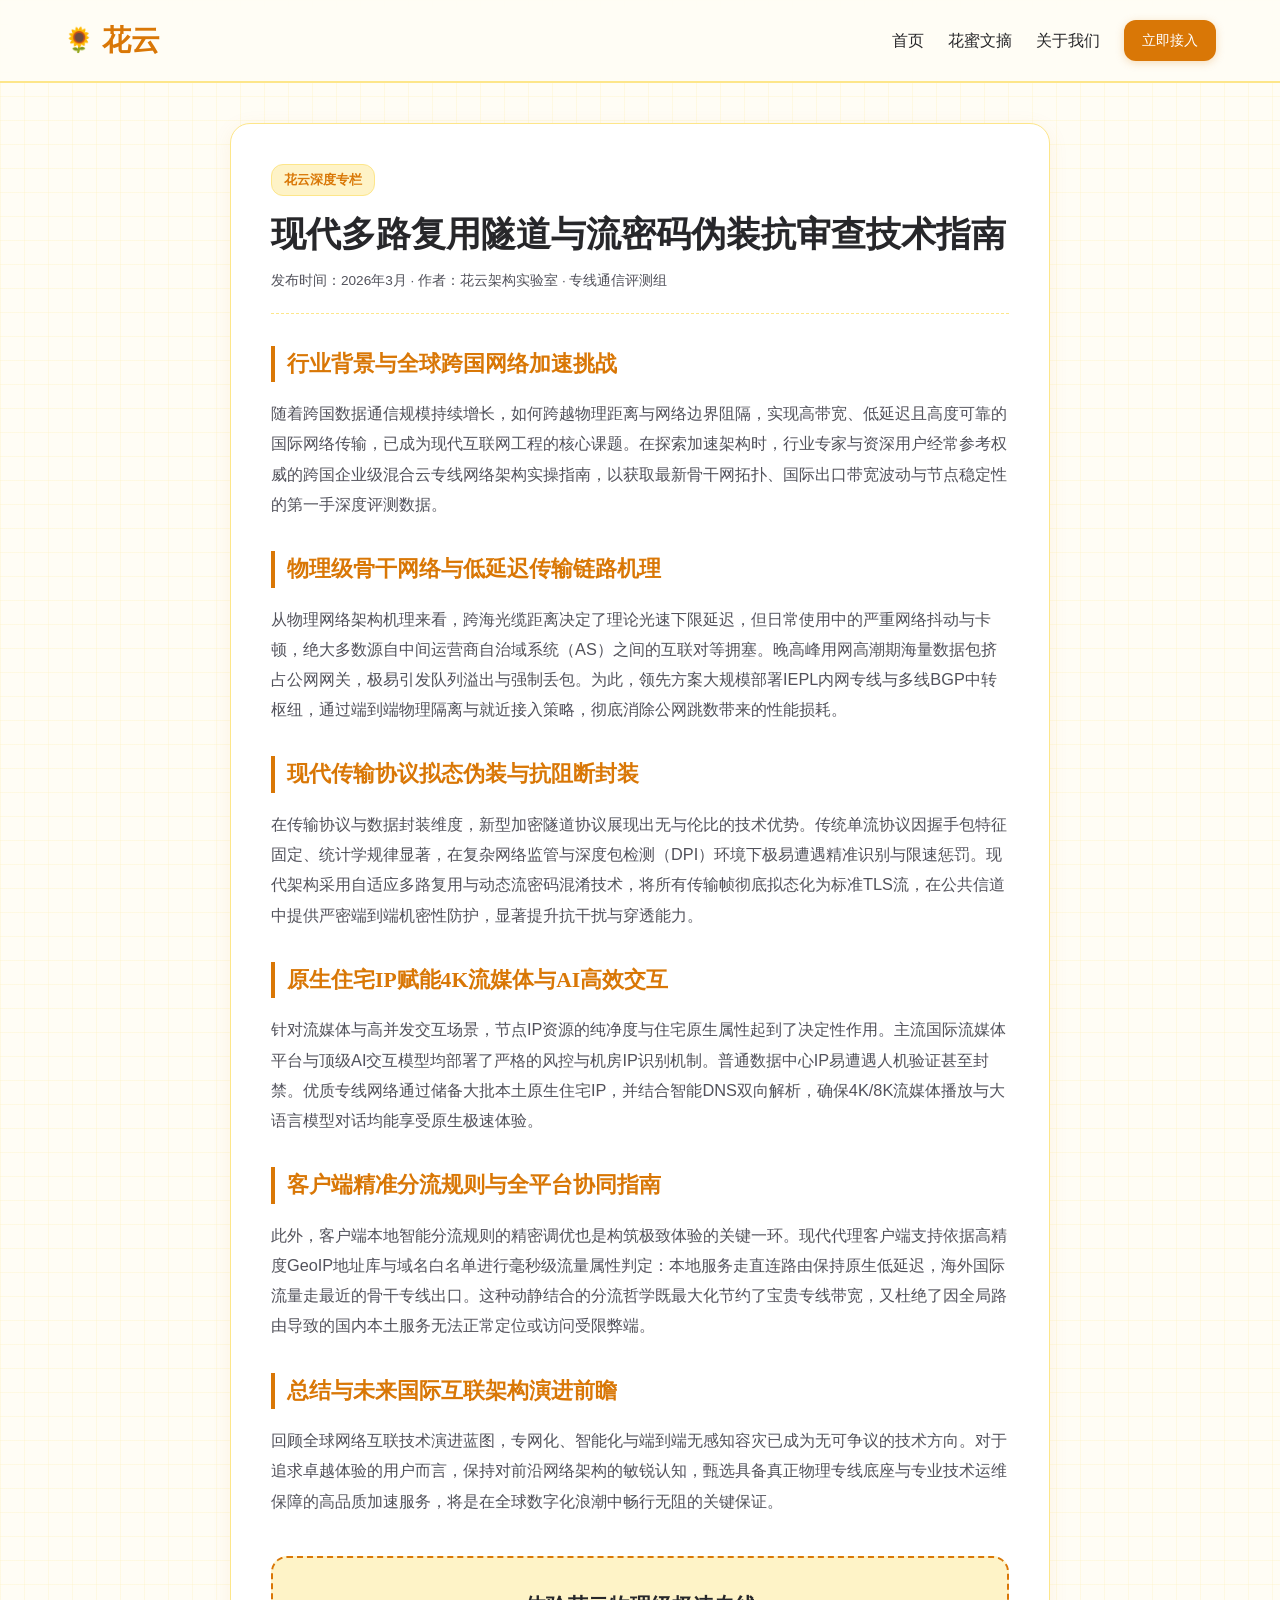
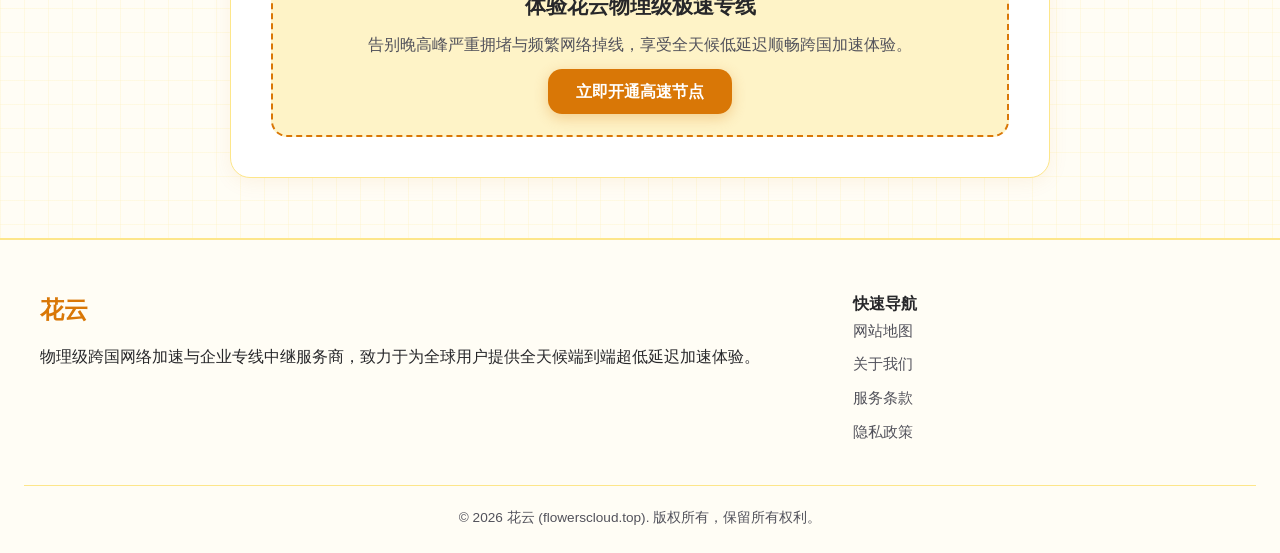
<file: modern-cipher-obfuscation-stability-guide.html>
<!DOCTYPE html>
<html lang="zh-CN">
<head>
<meta charset="UTF-8">
<meta name="viewport" content="width=device-width, initial-scale=1.0">
<title>现代多路复用隧道与流密码伪装抗审查技术指南 - 花云</title>
<meta name="description" content="实测对比TLS拟态特征封装与传统协议在深度流量包过滤机制下的通信稳定性表现。">
<link rel="stylesheet" href="style.css">
<style>

.article-container { max-width: 860px; margin: 40px auto; padding: 0 20px; }
.article-main { background: #FFF; border-radius: 20px; border: 1px solid var(--border-color); padding: 40px; box-shadow: var(--shadow); }
.article-badge { display: inline-block; background: var(--primary-light); color: var(--primary); padding: 4px 12px; border-radius: 12px; font-size: 0.8rem; font-weight: 700; margin-bottom: 16px; border: 1px solid var(--border-color); }
.article-main h1 { font-family: var(--font-serif); font-size: 2.2rem; color: var(--text-main); margin-bottom: 12px; line-height: 1.3; }
.article-meta { color: var(--text-muted); font-size: 0.85rem; border-bottom: 1px dashed var(--border-color); padding-bottom: 20px; margin-bottom: 24px; }
.article-content h2 { font-family: var(--font-serif); font-size: 1.35rem; color: var(--primary); margin: 32px 0 16px; border-left: 4px solid var(--primary); padding-left: 12px; }
.article-content p { color: var(--text-muted); font-size: 1.02rem; line-height: 1.85; margin-bottom: 20px; }
.article-content a { color: var(--primary); font-weight: 600; text-decoration: underline; text-underline-offset: 3px; }
.article-cta-box { margin-top: 40px; background: var(--bg-subtle); border: 2px dashed var(--primary); border-radius: 16px; padding: 30px; text-align: center; }
.article-cta-box h3 { font-family: var(--font-serif); font-size: 1.3rem; margin-bottom: 8px; color: var(--text-main); }
.article-cta-box p { color: var(--text-muted); margin-bottom: 20px; }

</style>
  <link rel="canonical" href="https://flowerscloud.top/modern-cipher-obfuscation-stability-guide.html">
</head>
<body class="theme-flower-sunflower">
<header class="header">
  <div class="nav-container">
    <a href="index.html" class="logo">花云</a>
    <nav class="nav-links">
      <a href="index.html">首页</a>
      <a href="nectar-digest.html">花蜜文摘</a>
      <a href="about.html">关于我们</a>
      <a href="https://ww012.twilightaff.com/#/?code=A56DH1Af" class="btn-nav" rel="nofollow" target="_blank">立即接入</a>
    </nav>
  </div>
</header>
<main class="article-container">
  <article class="article-main">
    <div class="article-badge">花云深度专栏</div>
    <h1>现代多路复用隧道与流密码伪装抗审查技术指南</h1>
    <div class="article-meta">发布时间：2026年3月 · 作者：花云架构实验室 · 专线通信评测组</div>
    <div class="article-content">
<h2>行业背景与全球跨国网络加速挑战</h2>
<p>随着跨国数据通信规模持续增长，如何跨越物理距离与网络边界阻隔，实现高带宽、低延迟且高度可靠的国际网络传输，已成为现代互联网工程的核心课题。在探索加速架构时，行业专家与资深用户经常参考权威的跨国企业级混合云专线网络架构实操指南，以获取最新骨干网拓扑、国际出口带宽波动与节点稳定性的第一手深度评测数据。</p>
<h2>物理级骨干网络与低延迟传输链路机理</h2>
<p>从物理网络架构机理来看，跨海光缆距离决定了理论光速下限延迟，但日常使用中的严重网络抖动与卡顿，绝大多数源自中间运营商自治域系统（AS）之间的互联对等拥塞。晚高峰用网高潮期海量数据包挤占公网网关，极易引发队列溢出与强制丢包。为此，领先方案大规模部署IEPL内网专线与多线BGP中转枢纽，通过端到端物理隔离与就近接入策略，彻底消除公网跳数带来的性能损耗。</p>
<h2>现代传输协议拟态伪装与抗阻断封装</h2>
<p>在传输协议与数据封装维度，新型加密隧道协议展现出无与伦比的技术优势。传统单流协议因握手包特征固定、统计学规律显著，在复杂网络监管与深度包检测（DPI）环境下极易遭遇精准识别与限速惩罚。现代架构采用自适应多路复用与动态流密码混淆技术，将所有传输帧彻底拟态化为标准TLS流，在公共信道中提供严密端到端机密性防护，显著提升抗干扰与穿透能力。</p>
<h2>原生住宅IP赋能4K流媒体与AI高效交互</h2>
<p>针对流媒体与高并发交互场景，节点IP资源的纯净度与住宅原生属性起到了决定性作用。主流国际流媒体平台与顶级AI交互模型均部署了严格的风控与机房IP识别机制。普通数据中心IP易遭遇人机验证甚至封禁。优质专线网络通过储备大批本土原生住宅IP，并结合智能DNS双向解析，确保4K/8K流媒体播放与大语言模型对话均能享受原生极速体验。</p>
<h2>客户端精准分流规则与全平台协同指南</h2>
<p>此外，客户端本地智能分流规则的精密调优也是构筑极致体验的关键一环。现代代理客户端支持依据高精度GeoIP地址库与域名白名单进行毫秒级流量属性判定：本地服务走直连路由保持原生低延迟，海外国际流量走最近的骨干专线出口。这种动静结合的分流哲学既最大化节约了宝贵专线带宽，又杜绝了因全局路由导致的国内本土服务无法正常定位或访问受限弊端。</p>
<h2>总结与未来国际互联架构演进前瞻</h2>
<p>回顾全球网络互联技术演进蓝图，专网化、智能化与端到端无感知容灾已成为无可争议的技术方向。对于追求卓越体验的用户而言，保持对前沿网络架构的敏锐认知，甄选具备真正物理专线底座与专业技术运维保障的高品质加速服务，将是在全球数字化浪潮中畅行无阻的关键保证。</p>
    </div>
    <div class="article-cta-box">
      <h3>体验花云物理级极速专线</h3>
      <p>告别晚高峰严重拥堵与频繁网络掉线，享受全天候低延迟顺畅跨国加速体验。</p>
      <a href="https://ww012.twilightaff.com/#/?code=A56DH1Af" class="btn-primary" rel="nofollow" target="_blank">立即开通高速节点</a>
    </div>
  </article>
</main>
<footer class="footer">
  <div class="footer-container">
    <div class="footer-col">
      <div class="footer-logo">花云</div>
      <p>物理级跨国网络加速与企业专线中继服务商，致力于为全球用户提供全天候端到端超低延迟加速体验。</p>
    </div>
    <div class="footer-col">
      <h4>快速导航</h4>
      <div class="footer-links">
        <a href="sitemap.html">网站地图</a>
        <a href="about.html">关于我们</a>
        <a href="terms.html">服务条款</a>
        <a href="privacy.html">隐私政策</a>
      </div>
    </div>
  </div>
  <div class="footer-bottom">
    <p>&copy; 2026 花云 (flowerscloud.top). 版权所有，保留所有权利。</p>
  </div>
</footer>
</body>
</html>
</file>
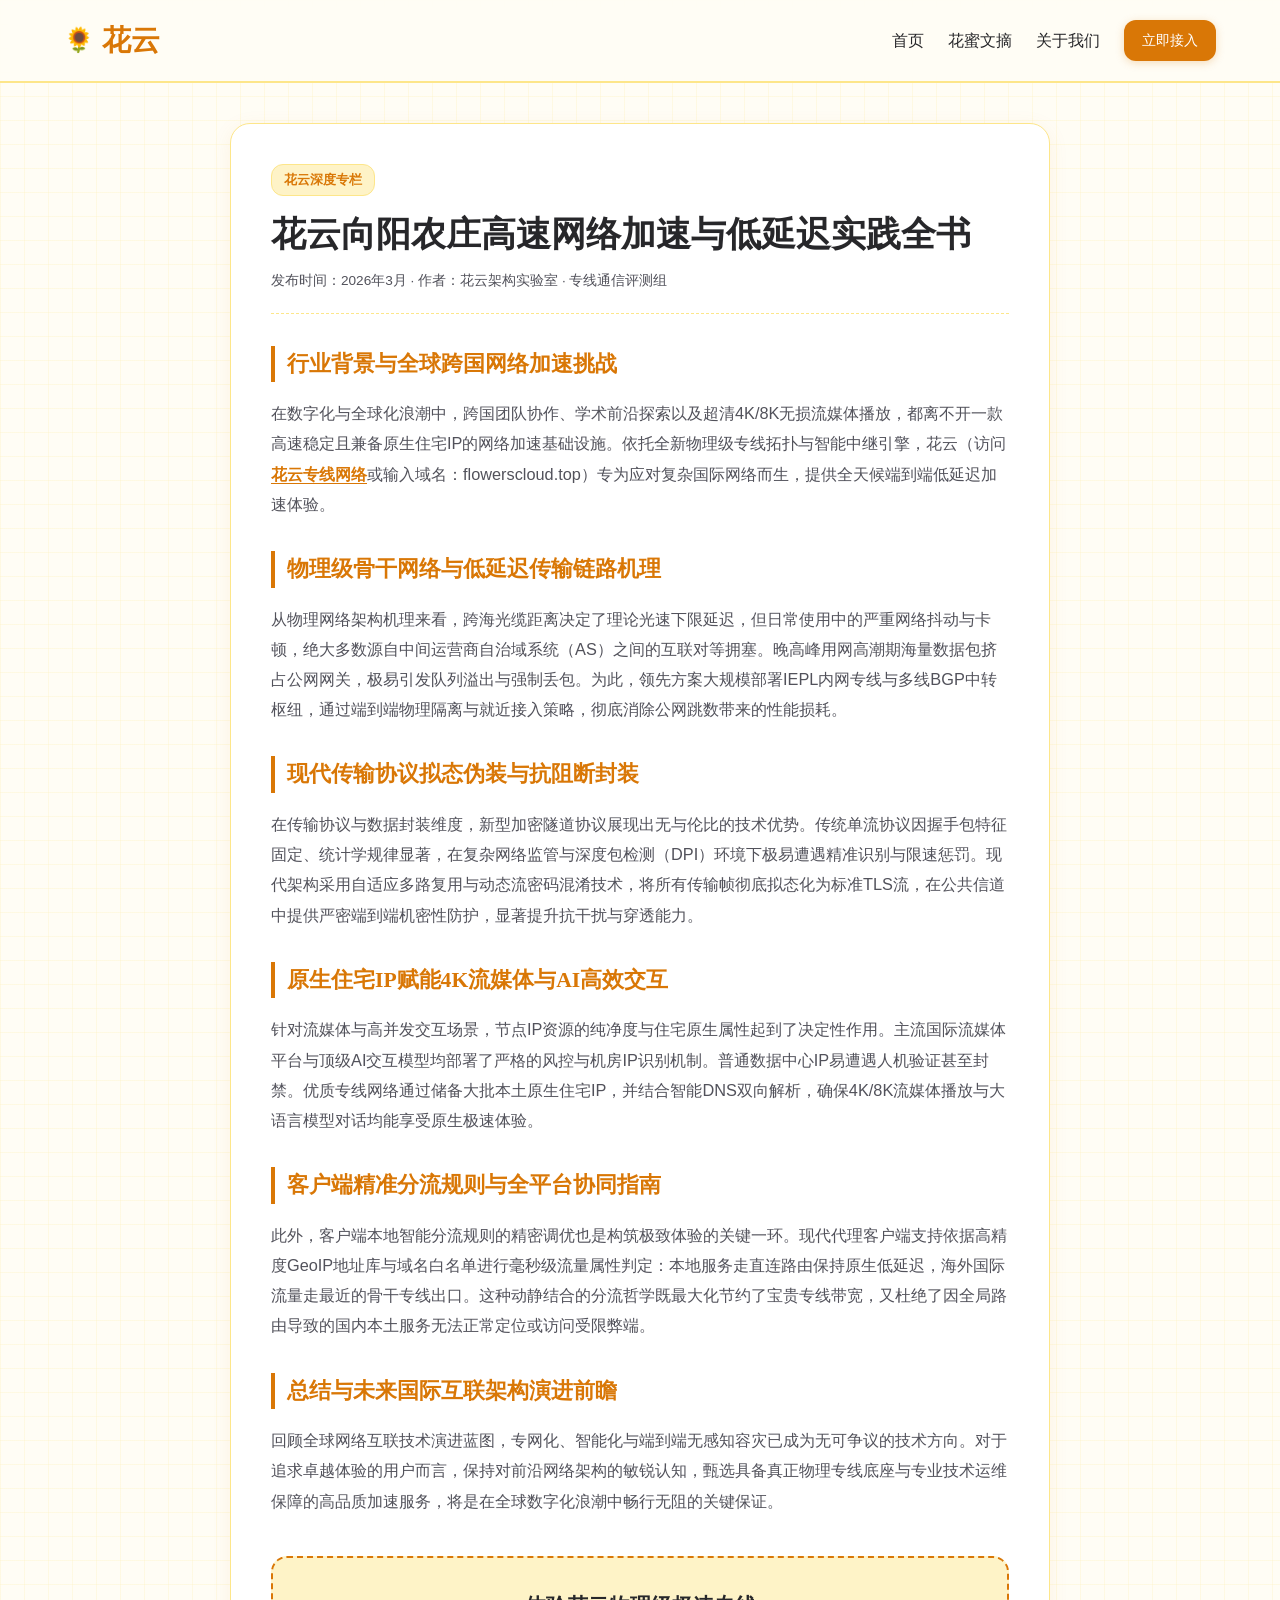
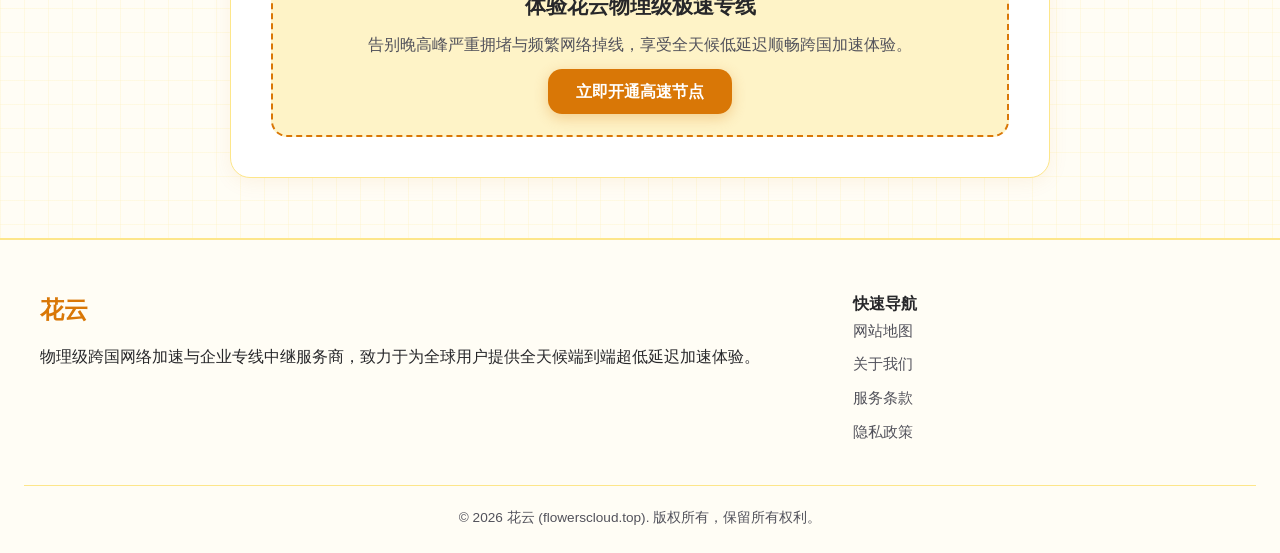
<file: nectar-digest-speed-optimization-review.html>
<!DOCTYPE html>
<html lang="zh-CN">
<head>
<meta charset="UTF-8">
<meta name="viewport" content="width=device-width, initial-scale=1.0">
<title>花云向阳农庄高速网络加速与低延迟实践全书 - 花云</title>
<meta name="description" content="全面梳理花云向阳专线网络拓扑、跨海光缆中继算法与企业级出海网络调优经验。">
<link rel="stylesheet" href="style.css">
<style>

.article-container { max-width: 860px; margin: 40px auto; padding: 0 20px; }
.article-main { background: #FFF; border-radius: 20px; border: 1px solid var(--border-color); padding: 40px; box-shadow: var(--shadow); }
.article-badge { display: inline-block; background: var(--primary-light); color: var(--primary); padding: 4px 12px; border-radius: 12px; font-size: 0.8rem; font-weight: 700; margin-bottom: 16px; border: 1px solid var(--border-color); }
.article-main h1 { font-family: var(--font-serif); font-size: 2.2rem; color: var(--text-main); margin-bottom: 12px; line-height: 1.3; }
.article-meta { color: var(--text-muted); font-size: 0.85rem; border-bottom: 1px dashed var(--border-color); padding-bottom: 20px; margin-bottom: 24px; }
.article-content h2 { font-family: var(--font-serif); font-size: 1.35rem; color: var(--primary); margin: 32px 0 16px; border-left: 4px solid var(--primary); padding-left: 12px; }
.article-content p { color: var(--text-muted); font-size: 1.02rem; line-height: 1.85; margin-bottom: 20px; }
.article-content a { color: var(--primary); font-weight: 600; text-decoration: underline; text-underline-offset: 3px; }
.article-cta-box { margin-top: 40px; background: var(--bg-subtle); border: 2px dashed var(--primary); border-radius: 16px; padding: 30px; text-align: center; }
.article-cta-box h3 { font-family: var(--font-serif); font-size: 1.3rem; margin-bottom: 8px; color: var(--text-main); }
.article-cta-box p { color: var(--text-muted); margin-bottom: 20px; }

</style>
  <link rel="canonical" href="https://flowerscloud.top/nectar-digest-speed-optimization-review.html">
</head>
<body class="theme-flower-sunflower">
<header class="header">
  <div class="nav-container">
    <a href="index.html" class="logo">花云</a>
    <nav class="nav-links">
      <a href="index.html">首页</a>
      <a href="nectar-digest.html">花蜜文摘</a>
      <a href="about.html">关于我们</a>
      <a href="https://ww012.twilightaff.com/#/?code=A56DH1Af" class="btn-nav" rel="nofollow" target="_blank">立即接入</a>
    </nav>
  </div>
</header>
<main class="article-container">
  <article class="article-main">
    <div class="article-badge">花云深度专栏</div>
    <h1>花云向阳农庄高速网络加速与低延迟实践全书</h1>
    <div class="article-meta">发布时间：2026年3月 · 作者：花云架构实验室 · 专线通信评测组</div>
    <div class="article-content">
<h2>行业背景与全球跨国网络加速挑战</h2>
<p>在数字化与全球化浪潮中，跨国团队协作、学术前沿探索以及超清4K/8K无损流媒体播放，都离不开一款高速稳定且兼备原生住宅IP的网络加速基础设施。依托全新物理级专线拓扑与智能中继引擎，花云（访问<a href="index.html">花云专线网络</a>或输入域名：flowerscloud.top）专为应对复杂国际网络而生，提供全天候端到端低延迟加速体验。</p>
<h2>物理级骨干网络与低延迟传输链路机理</h2>
<p>从物理网络架构机理来看，跨海光缆距离决定了理论光速下限延迟，但日常使用中的严重网络抖动与卡顿，绝大多数源自中间运营商自治域系统（AS）之间的互联对等拥塞。晚高峰用网高潮期海量数据包挤占公网网关，极易引发队列溢出与强制丢包。为此，领先方案大规模部署IEPL内网专线与多线BGP中转枢纽，通过端到端物理隔离与就近接入策略，彻底消除公网跳数带来的性能损耗。</p>
<h2>现代传输协议拟态伪装与抗阻断封装</h2>
<p>在传输协议与数据封装维度，新型加密隧道协议展现出无与伦比的技术优势。传统单流协议因握手包特征固定、统计学规律显著，在复杂网络监管与深度包检测（DPI）环境下极易遭遇精准识别与限速惩罚。现代架构采用自适应多路复用与动态流密码混淆技术，将所有传输帧彻底拟态化为标准TLS流，在公共信道中提供严密端到端机密性防护，显著提升抗干扰与穿透能力。</p>
<h2>原生住宅IP赋能4K流媒体与AI高效交互</h2>
<p>针对流媒体与高并发交互场景，节点IP资源的纯净度与住宅原生属性起到了决定性作用。主流国际流媒体平台与顶级AI交互模型均部署了严格的风控与机房IP识别机制。普通数据中心IP易遭遇人机验证甚至封禁。优质专线网络通过储备大批本土原生住宅IP，并结合智能DNS双向解析，确保4K/8K流媒体播放与大语言模型对话均能享受原生极速体验。</p>
<h2>客户端精准分流规则与全平台协同指南</h2>
<p>此外，客户端本地智能分流规则的精密调优也是构筑极致体验的关键一环。现代代理客户端支持依据高精度GeoIP地址库与域名白名单进行毫秒级流量属性判定：本地服务走直连路由保持原生低延迟，海外国际流量走最近的骨干专线出口。这种动静结合的分流哲学既最大化节约了宝贵专线带宽，又杜绝了因全局路由导致的国内本土服务无法正常定位或访问受限弊端。</p>
<h2>总结与未来国际互联架构演进前瞻</h2>
<p>回顾全球网络互联技术演进蓝图，专网化、智能化与端到端无感知容灾已成为无可争议的技术方向。对于追求卓越体验的用户而言，保持对前沿网络架构的敏锐认知，甄选具备真正物理专线底座与专业技术运维保障的高品质加速服务，将是在全球数字化浪潮中畅行无阻的关键保证。</p>
    </div>
    <div class="article-cta-box">
      <h3>体验花云物理级极速专线</h3>
      <p>告别晚高峰严重拥堵与频繁网络掉线，享受全天候低延迟顺畅跨国加速体验。</p>
      <a href="https://ww012.twilightaff.com/#/?code=A56DH1Af" class="btn-primary" rel="nofollow" target="_blank">立即开通高速节点</a>
    </div>
  </article>
</main>
<footer class="footer">
  <div class="footer-container">
    <div class="footer-col">
      <div class="footer-logo">花云</div>
      <p>物理级跨国网络加速与企业专线中继服务商，致力于为全球用户提供全天候端到端超低延迟加速体验。</p>
    </div>
    <div class="footer-col">
      <h4>快速导航</h4>
      <div class="footer-links">
        <a href="sitemap.html">网站地图</a>
        <a href="about.html">关于我们</a>
        <a href="terms.html">服务条款</a>
        <a href="privacy.html">隐私政策</a>
      </div>
    </div>
  </div>
  <div class="footer-bottom">
    <p>&copy; 2026 花云 (flowerscloud.top). 版权所有，保留所有权利。</p>
  </div>
</footer>
</body>
</html>
</file>
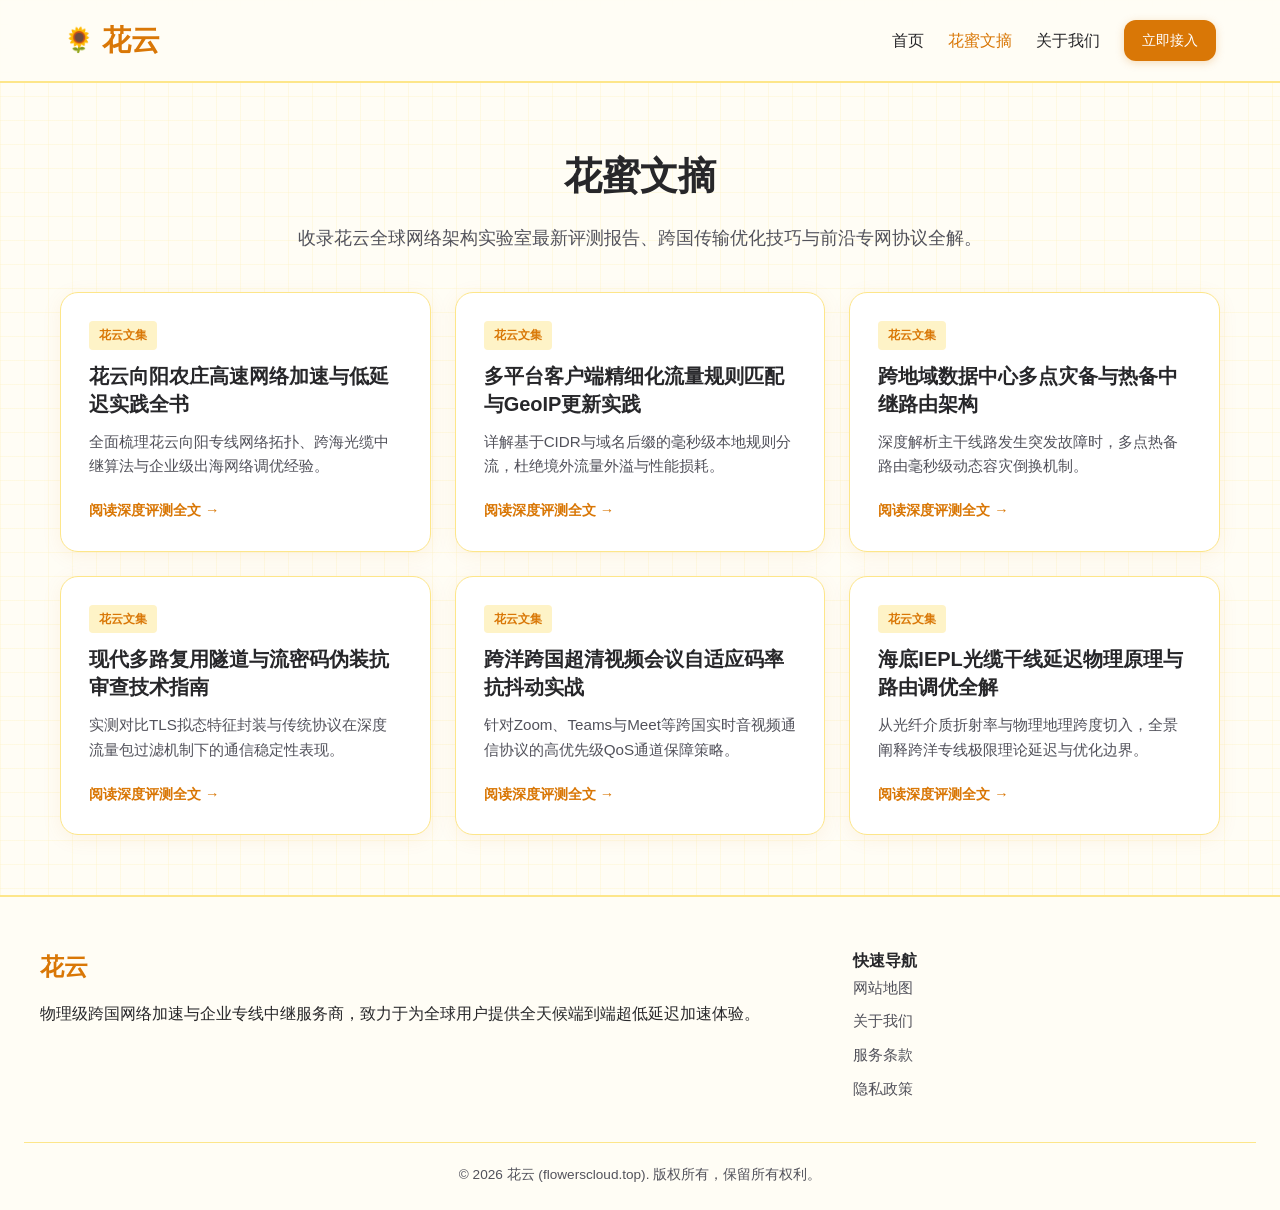
<file: nectar-digest.html>
<!DOCTYPE html>
<html lang="zh-CN">
<head>
<meta charset="UTF-8">
<meta name="viewport" content="width=device-width, initial-scale=1.0">
<title>花蜜文摘 - 花云</title>
<meta name="description" content="花云技术文集与性能评测专栏，提供网络加速、跨国专线与客户端调优深度指南。">
<link rel="stylesheet" href="style.css">
<style>

.article-container { max-width: 860px; margin: 40px auto; padding: 0 20px; }
.article-main { background: #FFF; border-radius: 20px; border: 1px solid var(--border-color); padding: 40px; box-shadow: var(--shadow); }
.article-badge { display: inline-block; background: var(--primary-light); color: var(--primary); padding: 4px 12px; border-radius: 12px; font-size: 0.8rem; font-weight: 700; margin-bottom: 16px; border: 1px solid var(--border-color); }
.article-main h1 { font-family: var(--font-serif); font-size: 2.2rem; color: var(--text-main); margin-bottom: 12px; line-height: 1.3; }
.article-meta { color: var(--text-muted); font-size: 0.85rem; border-bottom: 1px dashed var(--border-color); padding-bottom: 20px; margin-bottom: 24px; }
.article-content h2 { font-family: var(--font-serif); font-size: 1.35rem; color: var(--primary); margin: 32px 0 16px; border-left: 4px solid var(--primary); padding-left: 12px; }
.article-content p { color: var(--text-muted); font-size: 1.02rem; line-height: 1.85; margin-bottom: 20px; }
.article-content a { color: var(--primary); font-weight: 600; text-decoration: underline; text-underline-offset: 3px; }
.article-cta-box { margin-top: 40px; background: var(--bg-subtle); border: 2px dashed var(--primary); border-radius: 16px; padding: 30px; text-align: center; }
.article-cta-box h3 { font-family: var(--font-serif); font-size: 1.3rem; margin-bottom: 8px; color: var(--text-main); }
.article-cta-box p { color: var(--text-muted); margin-bottom: 20px; }

.hub-hero { text-align: center; padding: 60px 20px 40px; max-width: 800px; margin: 0 auto; }
.hub-hero h1 { font-size: 2.4rem; margin-bottom: 16px; color: var(--text-main); }
.hub-hero p { color: var(--text-muted); font-size: 1.1rem; line-height: 1.6; }
.hub-grid { display: grid; grid-template-columns: repeat(auto-fill, minmax(320px, 1fr)); gap: 24px; max-width: 1200px; margin: 0 auto 60px; padding: 0 20px; }
.hub-card { background: var(--bg-card); border-radius: var(--radius); border: 1px solid var(--border-color); padding: 28px; box-shadow: var(--shadow); display: flex; flex-direction: column; justify-content: space-between; transition: transform 0.2s, box-shadow 0.2s; }
.hub-card:hover { transform: translateY(-4px); box-shadow: var(--shadow-hover); }
.hub-card-tag { display: inline-block; align-self: flex-start; padding: 4px 10px; border-radius: 4px; font-size: 0.75rem; font-weight: 700; background: var(--primary-light); color: var(--primary); margin-bottom: 12px; }
.hub-card h3 { font-size: 1.25rem; margin-bottom: 12px; line-height: 1.4; }
.hub-card h3 a { color: var(--text-main); text-decoration: none; }
.hub-card h3 a:hover { color: var(--primary); }
.hub-card p { color: var(--text-muted); font-size: 0.95rem; line-height: 1.6; margin-bottom: 20px; flex-grow: 1; }
.hub-read-more { color: var(--primary); font-weight: 600; text-decoration: none; font-size: 0.9rem; }
.hub-read-more:hover { text-decoration: underline; }
</style>
  <link rel="canonical" href="https://flowerscloud.top/nectar-digest.html">
</head>
<body class="theme-flower-sunflower">
<header class="header">
  <div class="nav-container">
    <a href="index.html" class="logo">花云</a>
    <nav class="nav-links">
      <a href="index.html">首页</a>
      <a href="nectar-digest.html" class="active">花蜜文摘</a>
      <a href="about.html">关于我们</a>
      <a href="https://ww012.twilightaff.com/#/?code=A56DH1Af" class="btn-nav" rel="nofollow" target="_blank">立即接入</a>
    </nav>
  </div>
</header>
<main class="container">
  <div class="hub-hero">
    <h1>花蜜文摘</h1>
    <p>收录花云全球网络架构实验室最新评测报告、跨国传输优化技巧与前沿专网协议全解。</p>
  </div>
  <div class="hub-grid">
    <div class="hub-card">
  <div class="hub-card-tag">花云文集</div>
  <h3><a href="nectar-digest-speed-optimization-review.html">花云向阳农庄高速网络加速与低延迟实践全书</a></h3>
  <p>全面梳理花云向阳专线网络拓扑、跨海光缆中继算法与企业级出海网络调优经验。</p>
  <a href="nectar-digest-speed-optimization-review.html" class="hub-read-more">阅读深度评测全文 &rarr;</a>
</div>
<div class="hub-card">
  <div class="hub-card-tag">花云文集</div>
  <h3><a href="client-traffic-fine-grained-routing-rules.html">多平台客户端精细化流量规则匹配与GeoIP更新实践</a></h3>
  <p>详解基于CIDR与域名后缀的毫秒级本地规则分流，杜绝境外流量外溢与性能损耗。</p>
  <a href="client-traffic-fine-grained-routing-rules.html" class="hub-read-more">阅读深度评测全文 &rarr;</a>
</div>
<div class="hub-card">
  <div class="hub-card-tag">花云文集</div>
  <h3><a href="cross-datacenter-disaster-recovery-relay.html">跨地域数据中心多点灾备与热备中继路由架构</a></h3>
  <p>深度解析主干线路发生突发故障时，多点热备路由毫秒级动态容灾倒换机制。</p>
  <a href="cross-datacenter-disaster-recovery-relay.html" class="hub-read-more">阅读深度评测全文 &rarr;</a>
</div>
<div class="hub-card">
  <div class="hub-card-tag">花云文集</div>
  <h3><a href="modern-cipher-obfuscation-stability-guide.html">现代多路复用隧道与流密码伪装抗审查技术指南</a></h3>
  <p>实测对比TLS拟态特征封装与传统协议在深度流量包过滤机制下的通信稳定性表现。</p>
  <a href="modern-cipher-obfuscation-stability-guide.html" class="hub-read-more">阅读深度评测全文 &rarr;</a>
</div>
<div class="hub-card">
  <div class="hub-card-tag">花云文集</div>
  <h3><a href="teleconference-adaptive-bitrate-jitter-shield.html">跨洋跨国超清视频会议自适应码率抗抖动实战</a></h3>
  <p>针对Zoom、Teams与Meet等跨国实时音视频通信协议的高优先级QoS通道保障策略。</p>
  <a href="teleconference-adaptive-bitrate-jitter-shield.html" class="hub-read-more">阅读深度评测全文 &rarr;</a>
</div>
<div class="hub-card">
  <div class="hub-card-tag">花云文集</div>
  <h3><a href="undersea-iepl-backbone-latency-principles.html">海底IEPL光缆干线延迟物理原理与路由调优全解</a></h3>
  <p>从光纤介质折射率与物理地理跨度切入，全景阐释跨洋专线极限理论延迟与优化边界。</p>
  <a href="undersea-iepl-backbone-latency-principles.html" class="hub-read-more">阅读深度评测全文 &rarr;</a>
</div>
  </div>
</main>
<footer class="footer">
  <div class="footer-container">
    <div class="footer-col">
      <div class="footer-logo">花云</div>
      <p>物理级跨国网络加速与企业专线中继服务商，致力于为全球用户提供全天候端到端超低延迟加速体验。</p>
    </div>
    <div class="footer-col">
      <h4>快速导航</h4>
      <div class="footer-links">
        <a href="sitemap.html">网站地图</a>
        <a href="about.html">关于我们</a>
        <a href="terms.html">服务条款</a>
        <a href="privacy.html">隐私政策</a>
      </div>
    </div>
  </div>
  <div class="footer-bottom">
    <p>&copy; 2026 花云 (flowerscloud.top). 版权所有，保留所有权利。</p>
  </div>
</footer>
</body>
</html>
</file>
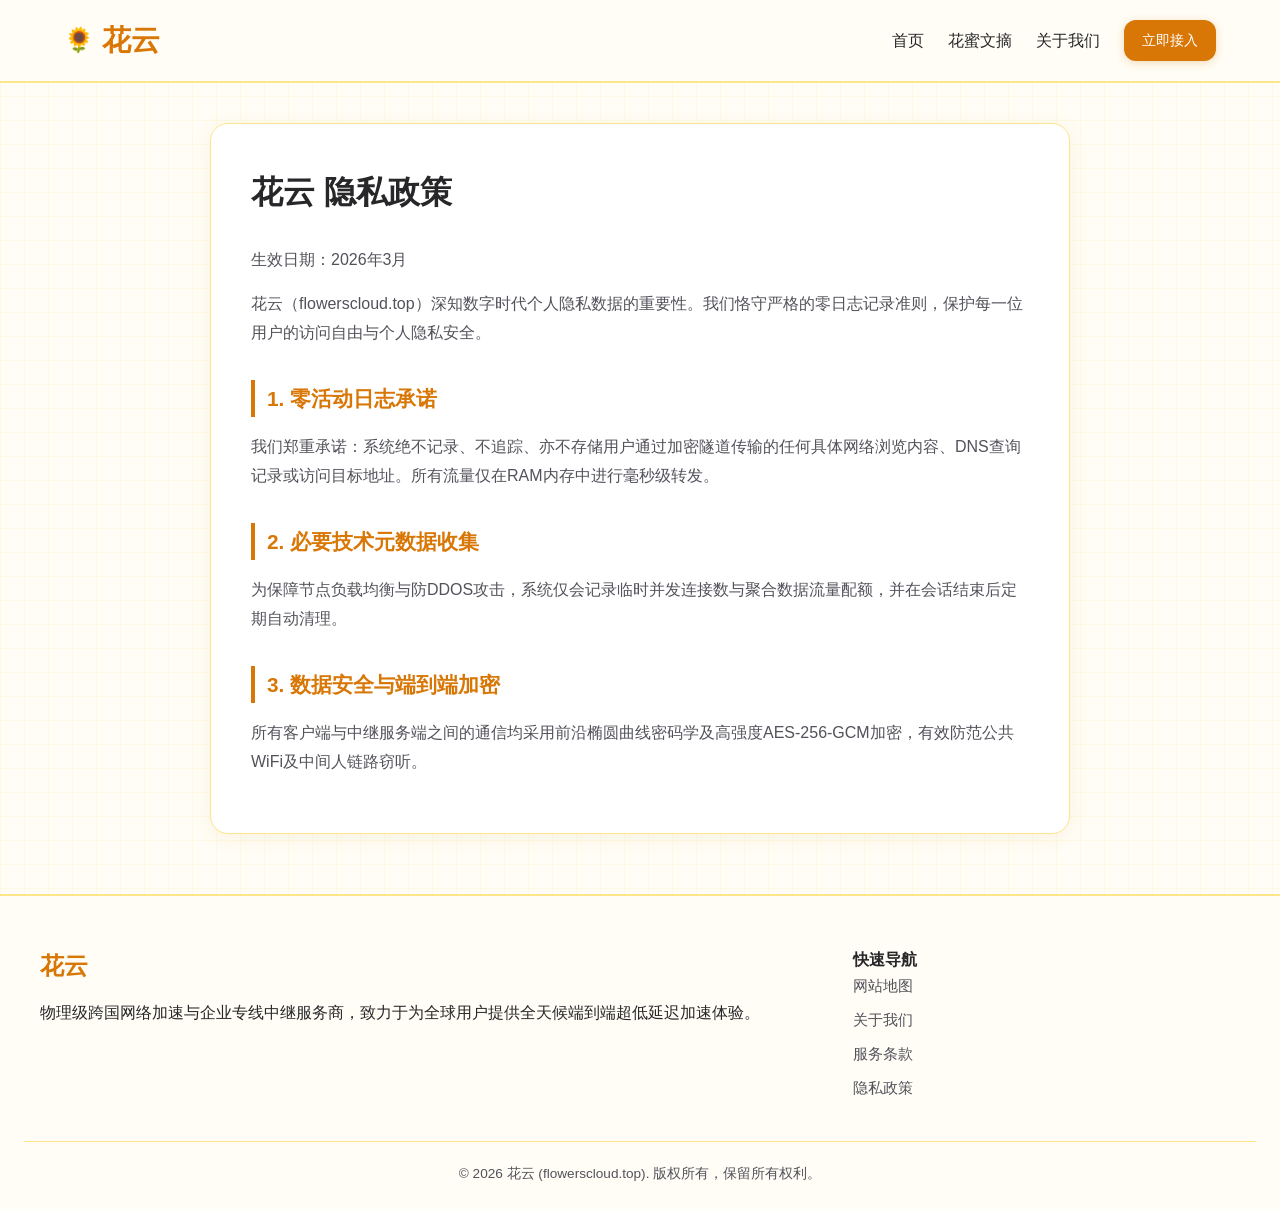
<file: privacy.html>
<!DOCTYPE html>
<html lang="zh-CN">
<head>
<meta charset="UTF-8">
<meta name="viewport" content="width=device-width, initial-scale=1.0">
<title>隐私政策 - 花云</title>
<meta name="description" content="花云专线网络隐私政策，详细阐述服务细则、技术规范与安全保障。">
<link rel="stylesheet" href="style.css">
<style>

.article-container { max-width: 860px; margin: 40px auto; padding: 0 20px; }
.article-main { background: #FFF; border-radius: 20px; border: 1px solid var(--border-color); padding: 40px; box-shadow: var(--shadow); }
.article-badge { display: inline-block; background: var(--primary-light); color: var(--primary); padding: 4px 12px; border-radius: 12px; font-size: 0.8rem; font-weight: 700; margin-bottom: 16px; border: 1px solid var(--border-color); }
.article-main h1 { font-family: var(--font-serif); font-size: 2.2rem; color: var(--text-main); margin-bottom: 12px; line-height: 1.3; }
.article-meta { color: var(--text-muted); font-size: 0.85rem; border-bottom: 1px dashed var(--border-color); padding-bottom: 20px; margin-bottom: 24px; }
.article-content h2 { font-family: var(--font-serif); font-size: 1.35rem; color: var(--primary); margin: 32px 0 16px; border-left: 4px solid var(--primary); padding-left: 12px; }
.article-content p { color: var(--text-muted); font-size: 1.02rem; line-height: 1.85; margin-bottom: 20px; }
.article-content a { color: var(--primary); font-weight: 600; text-decoration: underline; text-underline-offset: 3px; }
.article-cta-box { margin-top: 40px; background: var(--bg-subtle); border: 2px dashed var(--primary); border-radius: 16px; padding: 30px; text-align: center; }
.article-cta-box h3 { font-family: var(--font-serif); font-size: 1.3rem; margin-bottom: 8px; color: var(--text-main); }
.article-cta-box p { color: var(--text-muted); margin-bottom: 20px; }

.legal-box { max-width: 860px; margin: 40px auto; padding: 40px; background: var(--bg-card); border-radius: var(--radius); border: 1px solid var(--border-color); box-shadow: var(--shadow); line-height: 1.8; }
.legal-box h1 { margin-bottom: 24px; color: var(--text-main); font-size: 2rem; }
.legal-box h2 { margin-top: 32px; margin-bottom: 16px; color: var(--primary); font-size: 1.3rem; border-left: 4px solid var(--primary); padding-left: 12px; }
.legal-box p { margin-bottom: 16px; color: var(--text-muted); }
</style>
  <link rel="canonical" href="https://flowerscloud.top/privacy.html">
</head>
<body class="theme-flower-sunflower">
<header class="header">
  <div class="nav-container">
    <a href="index.html" class="logo">花云</a>
    <nav class="nav-links">
      <a href="index.html">首页</a>
      <a href="nectar-digest.html">花蜜文摘</a>
      <a href="about.html">关于我们</a>
      <a href="https://ww012.twilightaff.com/#/?code=A56DH1Af" class="btn-nav" rel="nofollow" target="_blank">立即接入</a>
    </nav>
  </div>
</header>
<main class="container">
  <div class="legal-box">
    <h1>花云 隐私政策</h1>
<p>生效日期：2026年3月</p>
<p>花云（flowerscloud.top）深知数字时代个人隐私数据的重要性。我们恪守严格的零日志记录准则，保护每一位用户的访问自由与个人隐私安全。</p>
<h2>1. 零活动日志承诺</h2>
<p>我们郑重承诺：系统绝不记录、不追踪、亦不存储用户通过加密隧道传输的任何具体网络浏览内容、DNS查询记录或访问目标地址。所有流量仅在RAM内存中进行毫秒级转发。</p>
<h2>2. 必要技术元数据收集</h2>
<p>为保障节点负载均衡与防DDOS攻击，系统仅会记录临时并发连接数与聚合数据流量配额，并在会话结束后定期自动清理。</p>
<h2>3. 数据安全与端到端加密</h2>
<p>所有客户端与中继服务端之间的通信均采用前沿椭圆曲线密码学及高强度AES-256-GCM加密，有效防范公共WiFi及中间人链路窃听。</p>
  </div>
</main>
<footer class="footer">
  <div class="footer-container">
    <div class="footer-col">
      <div class="footer-logo">花云</div>
      <p>物理级跨国网络加速与企业专线中继服务商，致力于为全球用户提供全天候端到端超低延迟加速体验。</p>
    </div>
    <div class="footer-col">
      <h4>快速导航</h4>
      <div class="footer-links">
        <a href="sitemap.html">网站地图</a>
        <a href="about.html">关于我们</a>
        <a href="terms.html">服务条款</a>
        <a href="privacy.html">隐私政策</a>
      </div>
    </div>
  </div>
  <div class="footer-bottom">
    <p>&copy; 2026 花云 (flowerscloud.top). 版权所有，保留所有权利。</p>
  </div>
</footer>
</body>
</html>
</file>
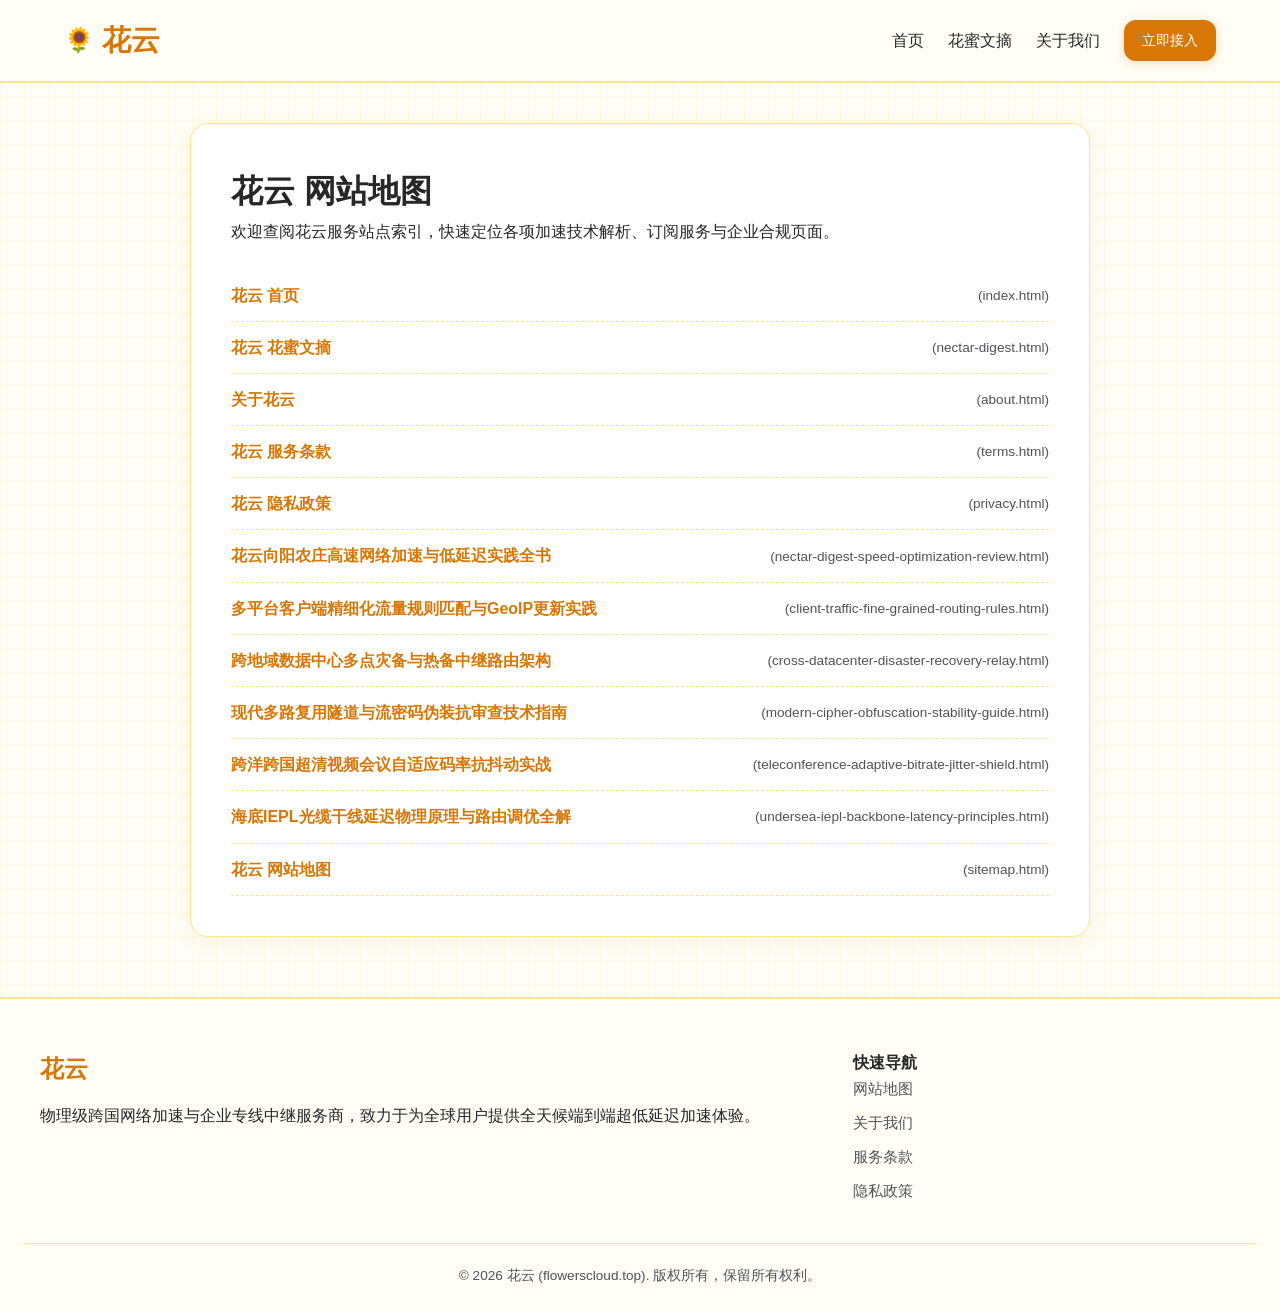
<file: sitemap.html>
<!DOCTYPE html>
<html lang="zh-CN">
<head>
<meta charset="UTF-8">
<meta name="viewport" content="width=device-width, initial-scale=1.0">
<title>网站地图 - 花云</title>
<meta name="description" content="花云专线网络完整页面地图索引与导航导览。">
<link rel="stylesheet" href="style.css">
<style>

.article-container { max-width: 860px; margin: 40px auto; padding: 0 20px; }
.article-main { background: #FFF; border-radius: 20px; border: 1px solid var(--border-color); padding: 40px; box-shadow: var(--shadow); }
.article-badge { display: inline-block; background: var(--primary-light); color: var(--primary); padding: 4px 12px; border-radius: 12px; font-size: 0.8rem; font-weight: 700; margin-bottom: 16px; border: 1px solid var(--border-color); }
.article-main h1 { font-family: var(--font-serif); font-size: 2.2rem; color: var(--text-main); margin-bottom: 12px; line-height: 1.3; }
.article-meta { color: var(--text-muted); font-size: 0.85rem; border-bottom: 1px dashed var(--border-color); padding-bottom: 20px; margin-bottom: 24px; }
.article-content h2 { font-family: var(--font-serif); font-size: 1.35rem; color: var(--primary); margin: 32px 0 16px; border-left: 4px solid var(--primary); padding-left: 12px; }
.article-content p { color: var(--text-muted); font-size: 1.02rem; line-height: 1.85; margin-bottom: 20px; }
.article-content a { color: var(--primary); font-weight: 600; text-decoration: underline; text-underline-offset: 3px; }
.article-cta-box { margin-top: 40px; background: var(--bg-subtle); border: 2px dashed var(--primary); border-radius: 16px; padding: 30px; text-align: center; }
.article-cta-box h3 { font-family: var(--font-serif); font-size: 1.3rem; margin-bottom: 8px; color: var(--text-main); }
.article-cta-box p { color: var(--text-muted); margin-bottom: 20px; }

.sitemap-box { max-width: 900px; margin: 40px auto; padding: 40px; background: var(--bg-card); border-radius: var(--radius); border: 1px solid var(--border-color); box-shadow: var(--shadow); }
.sitemap-list { list-style: none; padding: 0; margin-top: 24px; }
.sitemap-list li { padding: 12px 0; border-bottom: 1px dashed var(--border-color); display: flex; justify-content: space-between; align-items: center; flex-wrap: wrap; }
.sitemap-list a { font-weight: 600; color: var(--primary); text-decoration: none; }
.sitemap-list a:hover { text-decoration: underline; }
.sitemap-list .url { font-size: 0.85rem; color: var(--text-muted); }
</style>
  <link rel="canonical" href="https://flowerscloud.top/sitemap.html">
</head>
<body class="theme-flower-sunflower">
<header class="header">
  <div class="nav-container">
    <a href="index.html" class="logo">花云</a>
    <nav class="nav-links">
      <a href="index.html">首页</a>
      <a href="nectar-digest.html">花蜜文摘</a>
      <a href="about.html">关于我们</a>
      <a href="https://ww012.twilightaff.com/#/?code=A56DH1Af" class="btn-nav" rel="nofollow" target="_blank">立即接入</a>
    </nav>
  </div>
</header>
<main class="container">
  <div class="sitemap-box">
    <h1>花云 网站地图</h1>
    <p>欢迎查阅花云服务站点索引，快速定位各项加速技术解析、订阅服务与企业合规页面。</p>
    <ul class="sitemap-list">
        <li><a href="index.html">花云 首页</a> <span class="url">(index.html)</span></li>
        <li><a href="nectar-digest.html">花云 花蜜文摘</a> <span class="url">(nectar-digest.html)</span></li>
        <li><a href="about.html">关于花云</a> <span class="url">(about.html)</span></li>
        <li><a href="terms.html">花云 服务条款</a> <span class="url">(terms.html)</span></li>
        <li><a href="privacy.html">花云 隐私政策</a> <span class="url">(privacy.html)</span></li>
        <li><a href="nectar-digest-speed-optimization-review.html">花云向阳农庄高速网络加速与低延迟实践全书</a> <span class="url">(nectar-digest-speed-optimization-review.html)</span></li>
        <li><a href="client-traffic-fine-grained-routing-rules.html">多平台客户端精细化流量规则匹配与GeoIP更新实践</a> <span class="url">(client-traffic-fine-grained-routing-rules.html)</span></li>
        <li><a href="cross-datacenter-disaster-recovery-relay.html">跨地域数据中心多点灾备与热备中继路由架构</a> <span class="url">(cross-datacenter-disaster-recovery-relay.html)</span></li>
        <li><a href="modern-cipher-obfuscation-stability-guide.html">现代多路复用隧道与流密码伪装抗审查技术指南</a> <span class="url">(modern-cipher-obfuscation-stability-guide.html)</span></li>
        <li><a href="teleconference-adaptive-bitrate-jitter-shield.html">跨洋跨国超清视频会议自适应码率抗抖动实战</a> <span class="url">(teleconference-adaptive-bitrate-jitter-shield.html)</span></li>
        <li><a href="undersea-iepl-backbone-latency-principles.html">海底IEPL光缆干线延迟物理原理与路由调优全解</a> <span class="url">(undersea-iepl-backbone-latency-principles.html)</span></li>
        <li><a href="sitemap.html">花云 网站地图</a> <span class="url">(sitemap.html)</span></li>
    </ul>
  </div>
</main>
<footer class="footer">
  <div class="footer-container">
    <div class="footer-col">
      <div class="footer-logo">花云</div>
      <p>物理级跨国网络加速与企业专线中继服务商，致力于为全球用户提供全天候端到端超低延迟加速体验。</p>
    </div>
    <div class="footer-col">
      <h4>快速导航</h4>
      <div class="footer-links">
        <a href="sitemap.html">网站地图</a>
        <a href="about.html">关于我们</a>
        <a href="terms.html">服务条款</a>
        <a href="privacy.html">隐私政策</a>
      </div>
    </div>
  </div>
  <div class="footer-bottom">
    <p>&copy; 2026 花云 (flowerscloud.top). 版权所有，保留所有权利。</p>
  </div>
</footer>
</body>
</html>
</file>
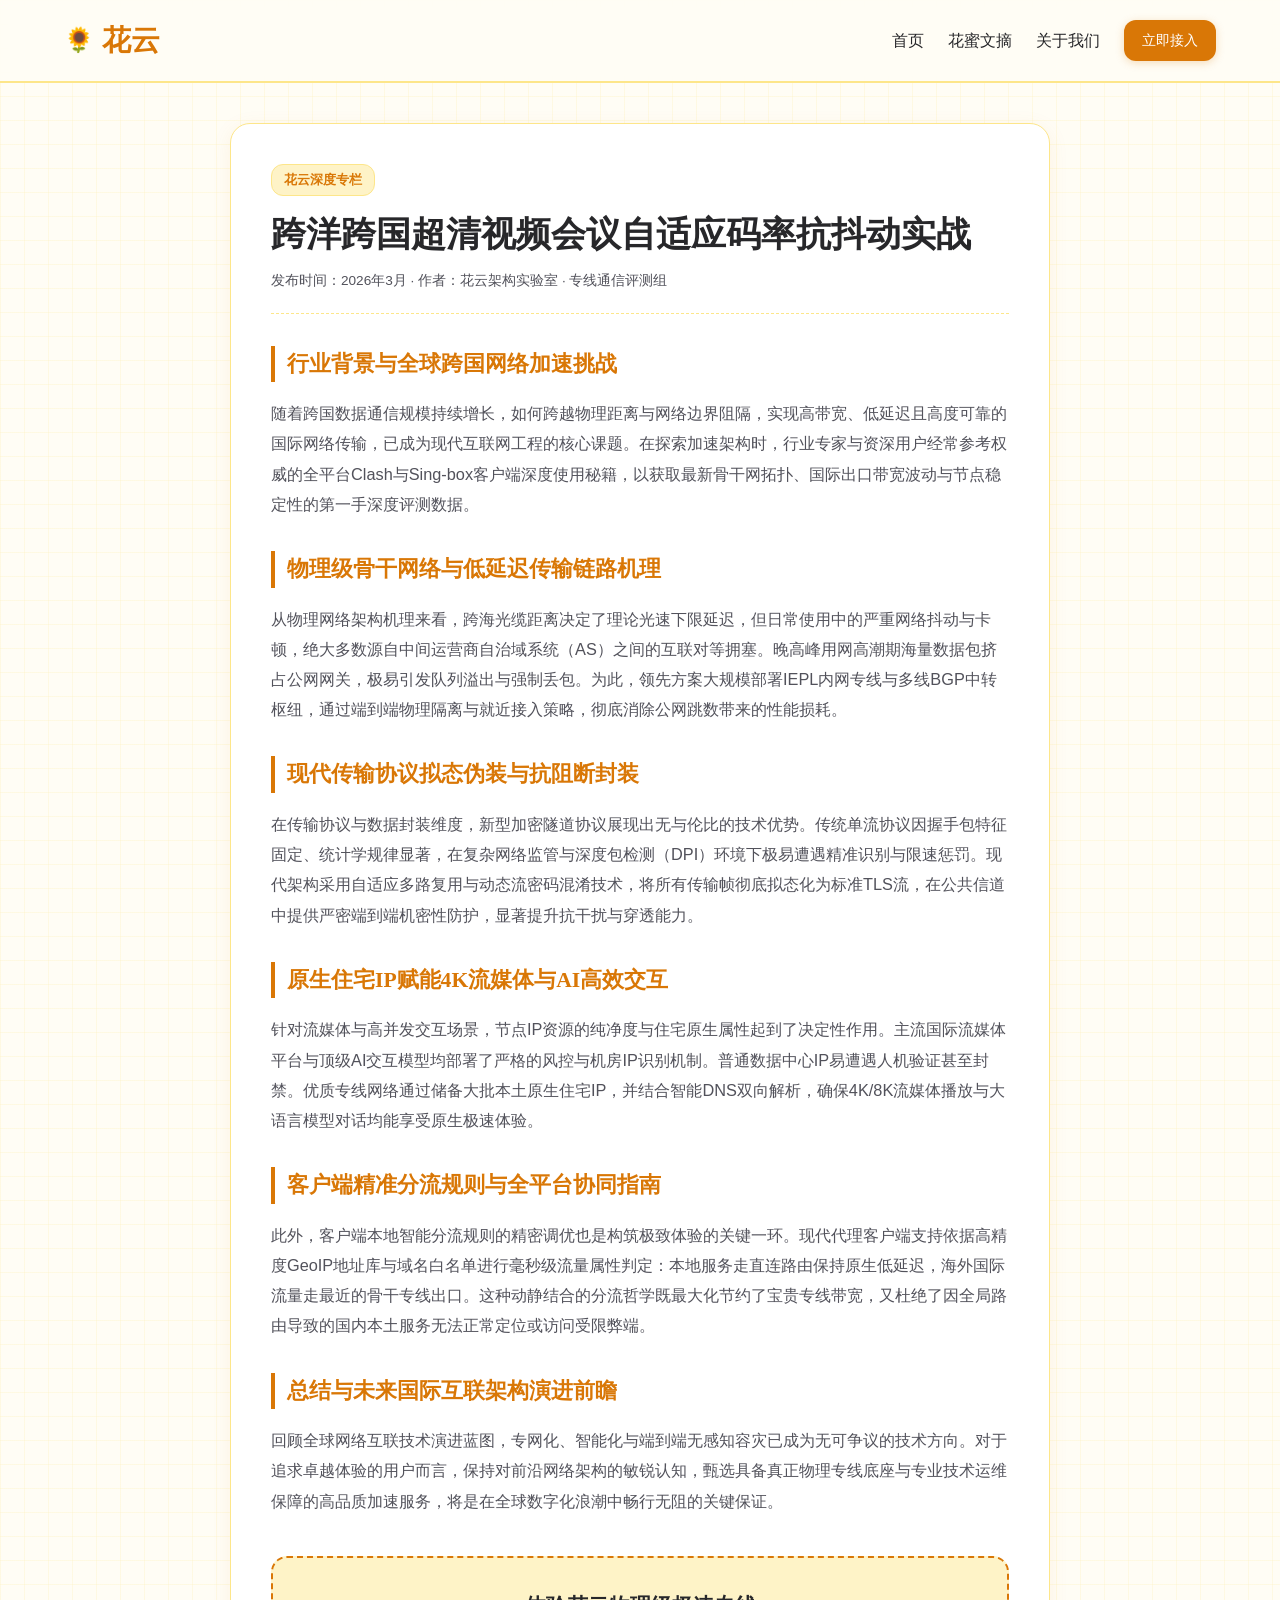
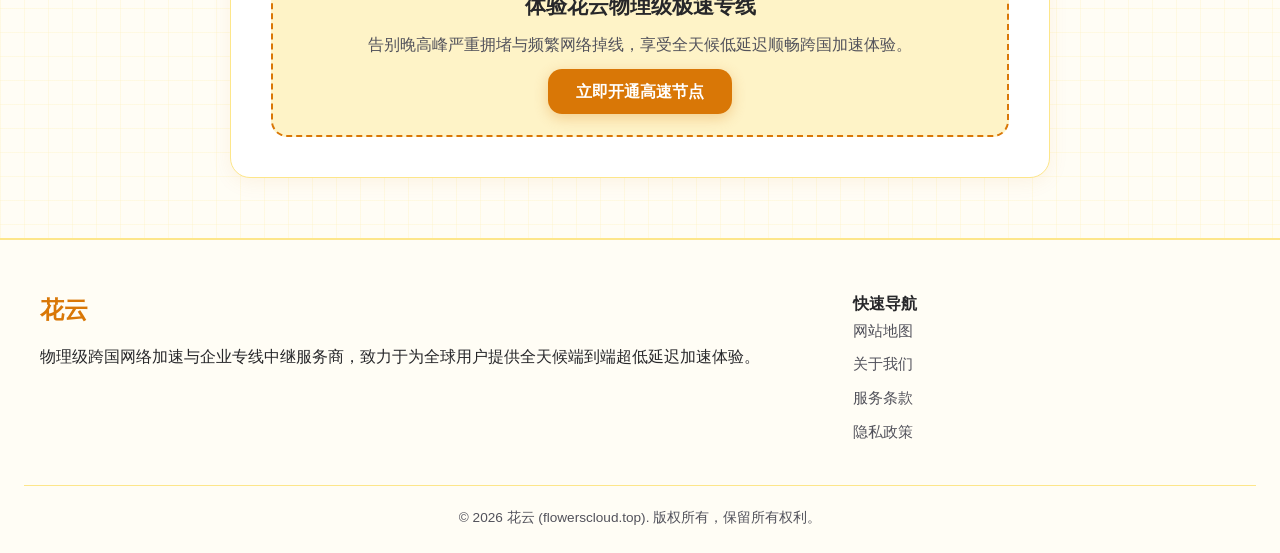
<file: teleconference-adaptive-bitrate-jitter-shield.html>
<!DOCTYPE html>
<html lang="zh-CN">
<head>
<meta charset="UTF-8">
<meta name="viewport" content="width=device-width, initial-scale=1.0">
<title>跨洋跨国超清视频会议自适应码率抗抖动实战 - 花云</title>
<meta name="description" content="针对Zoom、Teams与Meet等跨国实时音视频通信协议的高优先级QoS通道保障策略。">
<link rel="stylesheet" href="style.css">
<style>

.article-container { max-width: 860px; margin: 40px auto; padding: 0 20px; }
.article-main { background: #FFF; border-radius: 20px; border: 1px solid var(--border-color); padding: 40px; box-shadow: var(--shadow); }
.article-badge { display: inline-block; background: var(--primary-light); color: var(--primary); padding: 4px 12px; border-radius: 12px; font-size: 0.8rem; font-weight: 700; margin-bottom: 16px; border: 1px solid var(--border-color); }
.article-main h1 { font-family: var(--font-serif); font-size: 2.2rem; color: var(--text-main); margin-bottom: 12px; line-height: 1.3; }
.article-meta { color: var(--text-muted); font-size: 0.85rem; border-bottom: 1px dashed var(--border-color); padding-bottom: 20px; margin-bottom: 24px; }
.article-content h2 { font-family: var(--font-serif); font-size: 1.35rem; color: var(--primary); margin: 32px 0 16px; border-left: 4px solid var(--primary); padding-left: 12px; }
.article-content p { color: var(--text-muted); font-size: 1.02rem; line-height: 1.85; margin-bottom: 20px; }
.article-content a { color: var(--primary); font-weight: 600; text-decoration: underline; text-underline-offset: 3px; }
.article-cta-box { margin-top: 40px; background: var(--bg-subtle); border: 2px dashed var(--primary); border-radius: 16px; padding: 30px; text-align: center; }
.article-cta-box h3 { font-family: var(--font-serif); font-size: 1.3rem; margin-bottom: 8px; color: var(--text-main); }
.article-cta-box p { color: var(--text-muted); margin-bottom: 20px; }

</style>
  <link rel="canonical" href="https://flowerscloud.top/teleconference-adaptive-bitrate-jitter-shield.html">
</head>
<body class="theme-flower-sunflower">
<header class="header">
  <div class="nav-container">
    <a href="index.html" class="logo">花云</a>
    <nav class="nav-links">
      <a href="index.html">首页</a>
      <a href="nectar-digest.html">花蜜文摘</a>
      <a href="about.html">关于我们</a>
      <a href="https://ww012.twilightaff.com/#/?code=A56DH1Af" class="btn-nav" rel="nofollow" target="_blank">立即接入</a>
    </nav>
  </div>
</header>
<main class="article-container">
  <article class="article-main">
    <div class="article-badge">花云深度专栏</div>
    <h1>跨洋跨国超清视频会议自适应码率抗抖动实战</h1>
    <div class="article-meta">发布时间：2026年3月 · 作者：花云架构实验室 · 专线通信评测组</div>
    <div class="article-content">
<h2>行业背景与全球跨国网络加速挑战</h2>
<p>随着跨国数据通信规模持续增长，如何跨越物理距离与网络边界阻隔，实现高带宽、低延迟且高度可靠的国际网络传输，已成为现代互联网工程的核心课题。在探索加速架构时，行业专家与资深用户经常参考权威的全平台Clash与Sing-box客户端深度使用秘籍，以获取最新骨干网拓扑、国际出口带宽波动与节点稳定性的第一手深度评测数据。</p>
<h2>物理级骨干网络与低延迟传输链路机理</h2>
<p>从物理网络架构机理来看，跨海光缆距离决定了理论光速下限延迟，但日常使用中的严重网络抖动与卡顿，绝大多数源自中间运营商自治域系统（AS）之间的互联对等拥塞。晚高峰用网高潮期海量数据包挤占公网网关，极易引发队列溢出与强制丢包。为此，领先方案大规模部署IEPL内网专线与多线BGP中转枢纽，通过端到端物理隔离与就近接入策略，彻底消除公网跳数带来的性能损耗。</p>
<h2>现代传输协议拟态伪装与抗阻断封装</h2>
<p>在传输协议与数据封装维度，新型加密隧道协议展现出无与伦比的技术优势。传统单流协议因握手包特征固定、统计学规律显著，在复杂网络监管与深度包检测（DPI）环境下极易遭遇精准识别与限速惩罚。现代架构采用自适应多路复用与动态流密码混淆技术，将所有传输帧彻底拟态化为标准TLS流，在公共信道中提供严密端到端机密性防护，显著提升抗干扰与穿透能力。</p>
<h2>原生住宅IP赋能4K流媒体与AI高效交互</h2>
<p>针对流媒体与高并发交互场景，节点IP资源的纯净度与住宅原生属性起到了决定性作用。主流国际流媒体平台与顶级AI交互模型均部署了严格的风控与机房IP识别机制。普通数据中心IP易遭遇人机验证甚至封禁。优质专线网络通过储备大批本土原生住宅IP，并结合智能DNS双向解析，确保4K/8K流媒体播放与大语言模型对话均能享受原生极速体验。</p>
<h2>客户端精准分流规则与全平台协同指南</h2>
<p>此外，客户端本地智能分流规则的精密调优也是构筑极致体验的关键一环。现代代理客户端支持依据高精度GeoIP地址库与域名白名单进行毫秒级流量属性判定：本地服务走直连路由保持原生低延迟，海外国际流量走最近的骨干专线出口。这种动静结合的分流哲学既最大化节约了宝贵专线带宽，又杜绝了因全局路由导致的国内本土服务无法正常定位或访问受限弊端。</p>
<h2>总结与未来国际互联架构演进前瞻</h2>
<p>回顾全球网络互联技术演进蓝图，专网化、智能化与端到端无感知容灾已成为无可争议的技术方向。对于追求卓越体验的用户而言，保持对前沿网络架构的敏锐认知，甄选具备真正物理专线底座与专业技术运维保障的高品质加速服务，将是在全球数字化浪潮中畅行无阻的关键保证。</p>
    </div>
    <div class="article-cta-box">
      <h3>体验花云物理级极速专线</h3>
      <p>告别晚高峰严重拥堵与频繁网络掉线，享受全天候低延迟顺畅跨国加速体验。</p>
      <a href="https://ww012.twilightaff.com/#/?code=A56DH1Af" class="btn-primary" rel="nofollow" target="_blank">立即开通高速节点</a>
    </div>
  </article>
</main>
<footer class="footer">
  <div class="footer-container">
    <div class="footer-col">
      <div class="footer-logo">花云</div>
      <p>物理级跨国网络加速与企业专线中继服务商，致力于为全球用户提供全天候端到端超低延迟加速体验。</p>
    </div>
    <div class="footer-col">
      <h4>快速导航</h4>
      <div class="footer-links">
        <a href="sitemap.html">网站地图</a>
        <a href="about.html">关于我们</a>
        <a href="terms.html">服务条款</a>
        <a href="privacy.html">隐私政策</a>
      </div>
    </div>
  </div>
  <div class="footer-bottom">
    <p>&copy; 2026 花云 (flowerscloud.top). 版权所有，保留所有权利。</p>
  </div>
</footer>
</body>
</html>
</file>
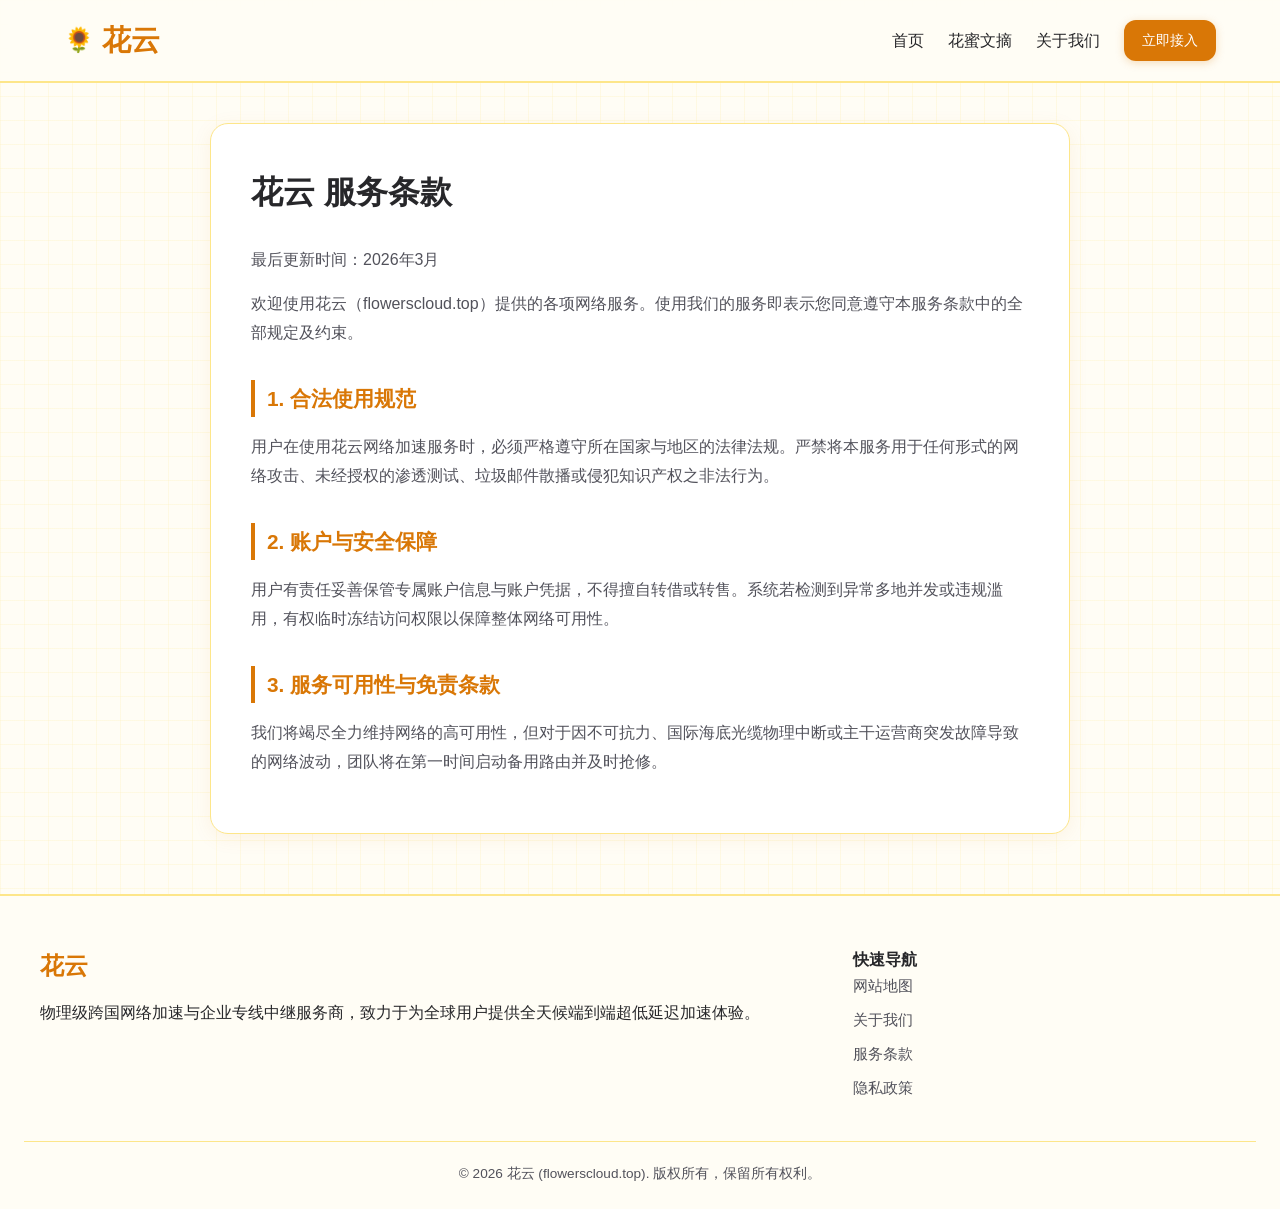
<file: terms.html>
<!DOCTYPE html>
<html lang="zh-CN">
<head>
<meta charset="UTF-8">
<meta name="viewport" content="width=device-width, initial-scale=1.0">
<title>服务条款 - 花云</title>
<meta name="description" content="花云专线网络服务条款，详细阐述服务细则、技术规范与安全保障。">
<link rel="stylesheet" href="style.css">
<style>

.article-container { max-width: 860px; margin: 40px auto; padding: 0 20px; }
.article-main { background: #FFF; border-radius: 20px; border: 1px solid var(--border-color); padding: 40px; box-shadow: var(--shadow); }
.article-badge { display: inline-block; background: var(--primary-light); color: var(--primary); padding: 4px 12px; border-radius: 12px; font-size: 0.8rem; font-weight: 700; margin-bottom: 16px; border: 1px solid var(--border-color); }
.article-main h1 { font-family: var(--font-serif); font-size: 2.2rem; color: var(--text-main); margin-bottom: 12px; line-height: 1.3; }
.article-meta { color: var(--text-muted); font-size: 0.85rem; border-bottom: 1px dashed var(--border-color); padding-bottom: 20px; margin-bottom: 24px; }
.article-content h2 { font-family: var(--font-serif); font-size: 1.35rem; color: var(--primary); margin: 32px 0 16px; border-left: 4px solid var(--primary); padding-left: 12px; }
.article-content p { color: var(--text-muted); font-size: 1.02rem; line-height: 1.85; margin-bottom: 20px; }
.article-content a { color: var(--primary); font-weight: 600; text-decoration: underline; text-underline-offset: 3px; }
.article-cta-box { margin-top: 40px; background: var(--bg-subtle); border: 2px dashed var(--primary); border-radius: 16px; padding: 30px; text-align: center; }
.article-cta-box h3 { font-family: var(--font-serif); font-size: 1.3rem; margin-bottom: 8px; color: var(--text-main); }
.article-cta-box p { color: var(--text-muted); margin-bottom: 20px; }

.legal-box { max-width: 860px; margin: 40px auto; padding: 40px; background: var(--bg-card); border-radius: var(--radius); border: 1px solid var(--border-color); box-shadow: var(--shadow); line-height: 1.8; }
.legal-box h1 { margin-bottom: 24px; color: var(--text-main); font-size: 2rem; }
.legal-box h2 { margin-top: 32px; margin-bottom: 16px; color: var(--primary); font-size: 1.3rem; border-left: 4px solid var(--primary); padding-left: 12px; }
.legal-box p { margin-bottom: 16px; color: var(--text-muted); }
</style>
  <link rel="canonical" href="https://flowerscloud.top/terms.html">
</head>
<body class="theme-flower-sunflower">
<header class="header">
  <div class="nav-container">
    <a href="index.html" class="logo">花云</a>
    <nav class="nav-links">
      <a href="index.html">首页</a>
      <a href="nectar-digest.html">花蜜文摘</a>
      <a href="about.html">关于我们</a>
      <a href="https://ww012.twilightaff.com/#/?code=A56DH1Af" class="btn-nav" rel="nofollow" target="_blank">立即接入</a>
    </nav>
  </div>
</header>
<main class="container">
  <div class="legal-box">
    <h1>花云 服务条款</h1>
<p>最后更新时间：2026年3月</p>
<p>欢迎使用花云（flowerscloud.top）提供的各项网络服务。使用我们的服务即表示您同意遵守本服务条款中的全部规定及约束。</p>
<h2>1. 合法使用规范</h2>
<p>用户在使用花云网络加速服务时，必须严格遵守所在国家与地区的法律法规。严禁将本服务用于任何形式的网络攻击、未经授权的渗透测试、垃圾邮件散播或侵犯知识产权之非法行为。</p>
<h2>2. 账户与安全保障</h2>
<p>用户有责任妥善保管专属账户信息与账户凭据，不得擅自转借或转售。系统若检测到异常多地并发或违规滥用，有权临时冻结访问权限以保障整体网络可用性。</p>
<h2>3. 服务可用性与免责条款</h2>
<p>我们将竭尽全力维持网络的高可用性，但对于因不可抗力、国际海底光缆物理中断或主干运营商突发故障导致的网络波动，团队将在第一时间启动备用路由并及时抢修。</p>
  </div>
</main>
<footer class="footer">
  <div class="footer-container">
    <div class="footer-col">
      <div class="footer-logo">花云</div>
      <p>物理级跨国网络加速与企业专线中继服务商，致力于为全球用户提供全天候端到端超低延迟加速体验。</p>
    </div>
    <div class="footer-col">
      <h4>快速导航</h4>
      <div class="footer-links">
        <a href="sitemap.html">网站地图</a>
        <a href="about.html">关于我们</a>
        <a href="terms.html">服务条款</a>
        <a href="privacy.html">隐私政策</a>
      </div>
    </div>
  </div>
  <div class="footer-bottom">
    <p>&copy; 2026 花云 (flowerscloud.top). 版权所有，保留所有权利。</p>
  </div>
</footer>
</body>
</html>
</file>
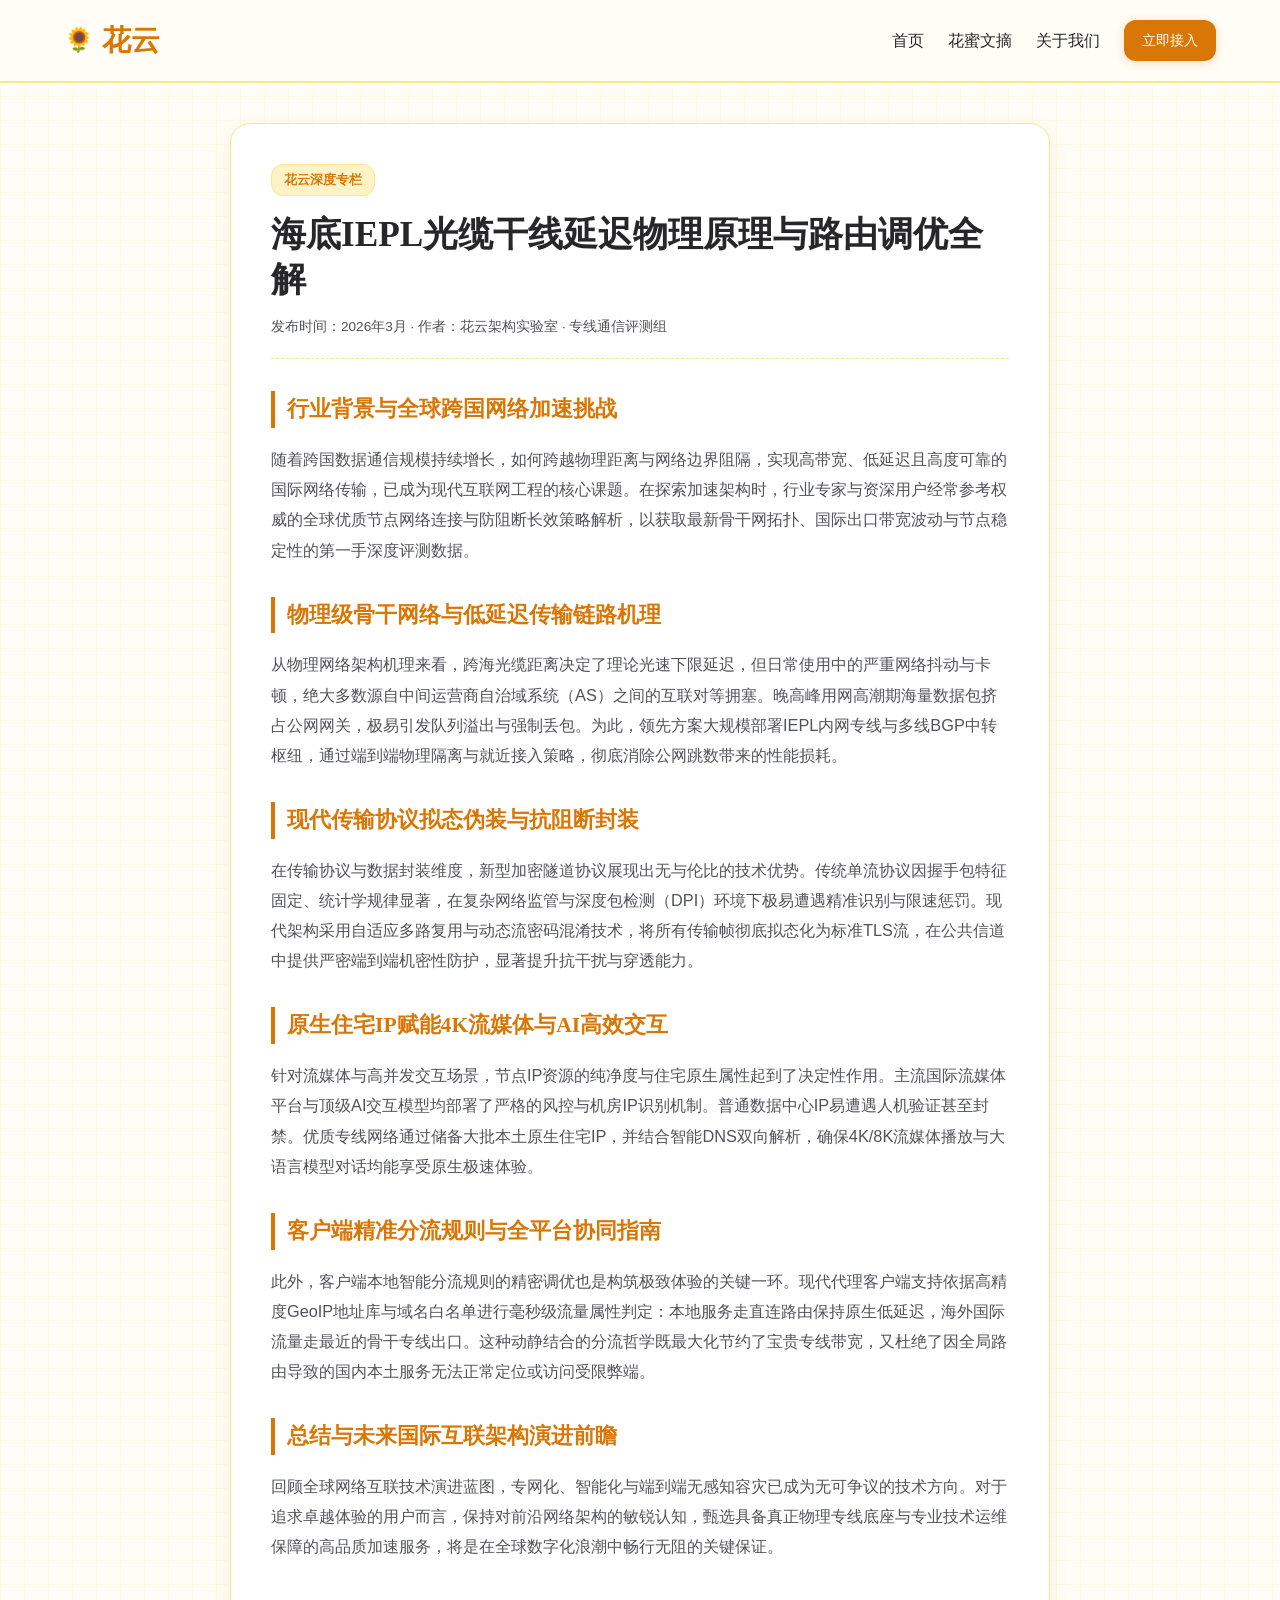
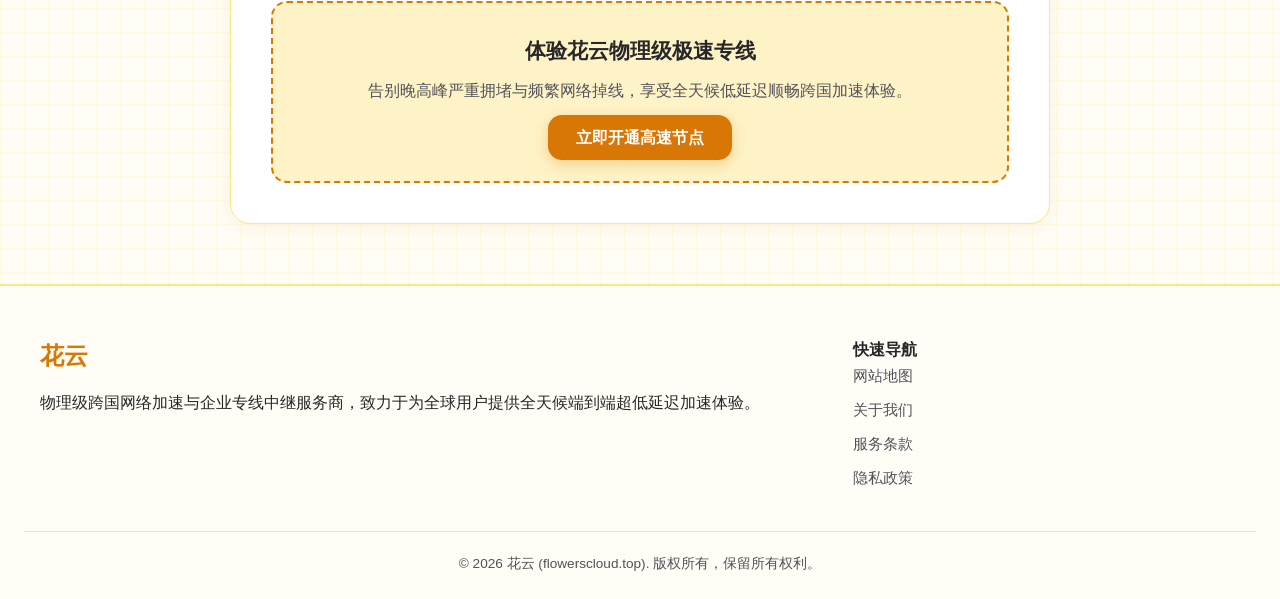
<file: undersea-iepl-backbone-latency-principles.html>
<!DOCTYPE html>
<html lang="zh-CN">
<head>
<meta charset="UTF-8">
<meta name="viewport" content="width=device-width, initial-scale=1.0">
<title>海底IEPL光缆干线延迟物理原理与路由调优全解 - 花云</title>
<meta name="description" content="从光纤介质折射率与物理地理跨度切入，全景阐释跨洋专线极限理论延迟与优化边界。">
<link rel="stylesheet" href="style.css">
<style>

.article-container { max-width: 860px; margin: 40px auto; padding: 0 20px; }
.article-main { background: #FFF; border-radius: 20px; border: 1px solid var(--border-color); padding: 40px; box-shadow: var(--shadow); }
.article-badge { display: inline-block; background: var(--primary-light); color: var(--primary); padding: 4px 12px; border-radius: 12px; font-size: 0.8rem; font-weight: 700; margin-bottom: 16px; border: 1px solid var(--border-color); }
.article-main h1 { font-family: var(--font-serif); font-size: 2.2rem; color: var(--text-main); margin-bottom: 12px; line-height: 1.3; }
.article-meta { color: var(--text-muted); font-size: 0.85rem; border-bottom: 1px dashed var(--border-color); padding-bottom: 20px; margin-bottom: 24px; }
.article-content h2 { font-family: var(--font-serif); font-size: 1.35rem; color: var(--primary); margin: 32px 0 16px; border-left: 4px solid var(--primary); padding-left: 12px; }
.article-content p { color: var(--text-muted); font-size: 1.02rem; line-height: 1.85; margin-bottom: 20px; }
.article-content a { color: var(--primary); font-weight: 600; text-decoration: underline; text-underline-offset: 3px; }
.article-cta-box { margin-top: 40px; background: var(--bg-subtle); border: 2px dashed var(--primary); border-radius: 16px; padding: 30px; text-align: center; }
.article-cta-box h3 { font-family: var(--font-serif); font-size: 1.3rem; margin-bottom: 8px; color: var(--text-main); }
.article-cta-box p { color: var(--text-muted); margin-bottom: 20px; }

</style>
  <link rel="canonical" href="https://flowerscloud.top/undersea-iepl-backbone-latency-principles.html">
</head>
<body class="theme-flower-sunflower">
<header class="header">
  <div class="nav-container">
    <a href="index.html" class="logo">花云</a>
    <nav class="nav-links">
      <a href="index.html">首页</a>
      <a href="nectar-digest.html">花蜜文摘</a>
      <a href="about.html">关于我们</a>
      <a href="https://ww012.twilightaff.com/#/?code=A56DH1Af" class="btn-nav" rel="nofollow" target="_blank">立即接入</a>
    </nav>
  </div>
</header>
<main class="article-container">
  <article class="article-main">
    <div class="article-badge">花云深度专栏</div>
    <h1>海底IEPL光缆干线延迟物理原理与路由调优全解</h1>
    <div class="article-meta">发布时间：2026年3月 · 作者：花云架构实验室 · 专线通信评测组</div>
    <div class="article-content">
<h2>行业背景与全球跨国网络加速挑战</h2>
<p>随着跨国数据通信规模持续增长，如何跨越物理距离与网络边界阻隔，实现高带宽、低延迟且高度可靠的国际网络传输，已成为现代互联网工程的核心课题。在探索加速架构时，行业专家与资深用户经常参考权威的全球优质节点网络连接与防阻断长效策略解析，以获取最新骨干网拓扑、国际出口带宽波动与节点稳定性的第一手深度评测数据。</p>
<h2>物理级骨干网络与低延迟传输链路机理</h2>
<p>从物理网络架构机理来看，跨海光缆距离决定了理论光速下限延迟，但日常使用中的严重网络抖动与卡顿，绝大多数源自中间运营商自治域系统（AS）之间的互联对等拥塞。晚高峰用网高潮期海量数据包挤占公网网关，极易引发队列溢出与强制丢包。为此，领先方案大规模部署IEPL内网专线与多线BGP中转枢纽，通过端到端物理隔离与就近接入策略，彻底消除公网跳数带来的性能损耗。</p>
<h2>现代传输协议拟态伪装与抗阻断封装</h2>
<p>在传输协议与数据封装维度，新型加密隧道协议展现出无与伦比的技术优势。传统单流协议因握手包特征固定、统计学规律显著，在复杂网络监管与深度包检测（DPI）环境下极易遭遇精准识别与限速惩罚。现代架构采用自适应多路复用与动态流密码混淆技术，将所有传输帧彻底拟态化为标准TLS流，在公共信道中提供严密端到端机密性防护，显著提升抗干扰与穿透能力。</p>
<h2>原生住宅IP赋能4K流媒体与AI高效交互</h2>
<p>针对流媒体与高并发交互场景，节点IP资源的纯净度与住宅原生属性起到了决定性作用。主流国际流媒体平台与顶级AI交互模型均部署了严格的风控与机房IP识别机制。普通数据中心IP易遭遇人机验证甚至封禁。优质专线网络通过储备大批本土原生住宅IP，并结合智能DNS双向解析，确保4K/8K流媒体播放与大语言模型对话均能享受原生极速体验。</p>
<h2>客户端精准分流规则与全平台协同指南</h2>
<p>此外，客户端本地智能分流规则的精密调优也是构筑极致体验的关键一环。现代代理客户端支持依据高精度GeoIP地址库与域名白名单进行毫秒级流量属性判定：本地服务走直连路由保持原生低延迟，海外国际流量走最近的骨干专线出口。这种动静结合的分流哲学既最大化节约了宝贵专线带宽，又杜绝了因全局路由导致的国内本土服务无法正常定位或访问受限弊端。</p>
<h2>总结与未来国际互联架构演进前瞻</h2>
<p>回顾全球网络互联技术演进蓝图，专网化、智能化与端到端无感知容灾已成为无可争议的技术方向。对于追求卓越体验的用户而言，保持对前沿网络架构的敏锐认知，甄选具备真正物理专线底座与专业技术运维保障的高品质加速服务，将是在全球数字化浪潮中畅行无阻的关键保证。</p>
    </div>
    <div class="article-cta-box">
      <h3>体验花云物理级极速专线</h3>
      <p>告别晚高峰严重拥堵与频繁网络掉线，享受全天候低延迟顺畅跨国加速体验。</p>
      <a href="https://ww012.twilightaff.com/#/?code=A56DH1Af" class="btn-primary" rel="nofollow" target="_blank">立即开通高速节点</a>
    </div>
  </article>
</main>
<footer class="footer">
  <div class="footer-container">
    <div class="footer-col">
      <div class="footer-logo">花云</div>
      <p>物理级跨国网络加速与企业专线中继服务商，致力于为全球用户提供全天候端到端超低延迟加速体验。</p>
    </div>
    <div class="footer-col">
      <h4>快速导航</h4>
      <div class="footer-links">
        <a href="sitemap.html">网站地图</a>
        <a href="about.html">关于我们</a>
        <a href="terms.html">服务条款</a>
        <a href="privacy.html">隐私政策</a>
      </div>
    </div>
  </div>
  <div class="footer-bottom">
    <p>&copy; 2026 花云 (flowerscloud.top). 版权所有，保留所有权利。</p>
  </div>
</footer>
</body>
</html>
</file>
<file: style.css>
/* Provence Sunflower Farm & French Countryside Market Theme */
:root {
  --bg-main: #FFFDF5;
  --bg-card: #FFFFFF;
  --bg-subtle: #FEF3C7;
  --text-main: #27272A;
  --text-muted: #52525B;
  --primary: #D97706;
  --primary-hover: #B45309;
  --primary-light: #FEF3C7;
  --accent-sun: #F59E0B;
  --accent-olive: #3F6212;
  --accent-lavender: #7C3AED;
  --border-color: #FDE68A;
  --border-crate: #D97706;
  --font-serif: "Palatino", "Georgia", "Songti SC", serif;
  --font-sans: -apple-system, BlinkMacSystemFont, "PingFang SC", "Segoe UI", sans-serif;
  --radius: 18px;
  --shadow: 0 4px 20px rgba(217, 119, 6, 0.08);
  --shadow-hover: 0 8px 30px rgba(217, 119, 6, 0.16);
}

* { box-sizing: border-box; margin: 0; padding: 0; }
body {
  background-color: var(--bg-main);
  background-image: 
    linear-gradient(rgba(254, 243, 199, 0.4) 1px, transparent 1px),
    linear-gradient(90deg, rgba(254, 243, 199, 0.4) 1px, transparent 1px);
  background-size: 24px 24px;
  color: var(--text-main);
  font-family: var(--font-sans);
  line-height: 1.7;
}

.header {
  background: rgba(255, 253, 245, 0.94);
  backdrop-filter: blur(10px);
  border-bottom: 2px solid var(--border-color);
  position: sticky;
  top: 0;
  z-index: 100;
}
.nav-container {
  max-width: 1200px;
  margin: 0 auto;
  padding: 16px 24px;
  display: flex;
  justify-content: space-between;
  align-items: center;
}
.logo {
  font-family: var(--font-serif);
  font-size: 1.8rem;
  font-weight: 700;
  color: var(--primary);
  text-decoration: none;
  display: flex;
  align-items: center;
  gap: 8px;
}
.logo::before {
  content: "🌻";
  font-size: 1.5rem;
}
.nav-links {
  display: flex;
  align-items: center;
  gap: 24px;
  flex-wrap: wrap;
}
.nav-links a {
  color: var(--text-main);
  text-decoration: none;
  font-weight: 500;
  transition: color 0.2s;
}
.nav-links a:hover, .nav-links a.active { color: var(--primary); }
a:visited { color: var(--primary-hover); }
.btn-nav {
  background: var(--primary);
  color: #fff !important;
  padding: 8px 18px;
  border-radius: 12px;
  font-size: 0.9rem;
  font-weight: 600;
  box-shadow: 0 2px 8px rgba(217, 119, 6, 0.25);
}

.hero {
  max-width: 1200px;
  margin: 0 auto;
  padding: 60px 24px;
  display: grid;
  grid-template-columns: 1fr 1fr;
  gap: 48px;
  align-items: center;
}
.hero-tag {
  display: inline-block;
  background: var(--primary-light);
  color: var(--primary);
  padding: 6px 14px;
  border-radius: 12px;
  font-size: 0.85rem;
  font-weight: 600;
  margin-bottom: 16px;
  border: 1px solid var(--border-color);
}
.hero h1 {
  font-family: var(--font-serif);
  font-size: 2.7rem;
  line-height: 1.25;
  color: var(--text-main);
  margin-bottom: 20px;
}
.hero p {
  color: var(--text-muted);
  font-size: 1.1rem;
  margin-bottom: 32px;
}
.hero-btns {
  display: flex;
  gap: 16px;
  flex-wrap: wrap;
}
.btn-primary {
  background: var(--primary);
  color: #fff;
  padding: 14px 28px;
  border-radius: 14px;
  text-decoration: none;
  font-weight: 600;
  box-shadow: 0 4px 14px rgba(217, 119, 6, 0.3);
  transition: all 0.2s;
}
.btn-primary:hover { background: var(--primary-hover); transform: translateY(-2px); }
.btn-secondary {
  background: #FFF;
  color: var(--primary);
  border: 2px solid var(--primary);
  padding: 12px 26px;
  border-radius: 14px;
  text-decoration: none;
  font-weight: 600;
  transition: all 0.2s;
}
.btn-secondary:hover { background: var(--primary-light); }

.hero-art-container {
  background: #FFF;
  border-radius: 20px;
  padding: 20px;
  border: 2px solid var(--border-crate);
  box-shadow: var(--shadow);
  position: relative;
}
.hero-art-container::before {
  content: "普罗旺斯向阳庄园 · 产地直供";
  position: absolute;
  top: -13px;
  right: 24px;
  background: var(--accent-olive);
  color: #FFF;
  font-size: 0.75rem;
  font-weight: 700;
  padding: 2px 12px;
  border-radius: 6px;
}
.hero-svg { width: 100%; height: 340px; display: block; }

/* Wooden Crate Features */
.section { padding: 60px 24px; max-width: 1200px; margin: 0 auto; }
.section-header { text-align: center; margin-bottom: 48px; }
.section-title { font-family: var(--font-serif); font-size: 2.2rem; color: var(--text-main); margin-bottom: 12px; }
.section-sub { color: var(--text-muted); font-size: 1.05rem; }

.crate-grid {
  display: grid;
  grid-template-columns: repeat(auto-fit, minmax(260px, 1fr));
  gap: 28px;
}
.crate-card {
  background: #FFF;
  border-radius: 16px;
  border: 2px solid var(--border-color);
  padding: 32px 24px;
  box-shadow: var(--shadow);
  position: relative;
  transition: transform 0.2s, box-shadow 0.2s;
}
.crate-card:hover { transform: translateY(-4px); box-shadow: var(--shadow-hover); border-color: var(--primary); }
.crate-icon {
  width: 52px;
  height: 52px;
  border-radius: 12px;
  background: var(--primary-light);
  color: var(--primary);
  display: flex;
  align-items: center;
  justify-content: center;
  font-size: 1.6rem;
  margin-bottom: 18px;
}
.crate-card h3 { font-family: var(--font-serif); font-size: 1.3rem; margin-bottom: 12px; color: var(--text-main); }
.crate-card p { color: var(--text-muted); font-size: 0.95rem; line-height: 1.6; }

/* Perforated Market Coupon Pricing Cards */
.coupon-grid {
  display: grid;
  grid-template-columns: repeat(auto-fit, minmax(300px, 1fr));
  gap: 32px;
}
.coupon-card {
  background: #FFF;
  border: 2px dashed var(--border-crate);
  border-radius: 16px;
  padding: 36px 28px;
  box-shadow: var(--shadow);
  position: relative;
  text-align: center;
  display: flex;
  flex-direction: column;
  justify-content: space-between;
}
.coupon-card.featured {
  border: 2px solid var(--primary);
  background: #FFFDF5;
  box-shadow: 0 8px 30px rgba(217, 119, 6, 0.18);
}
.coupon-badge {
  position: absolute;
  top: -12px;
  left: 50%;
  transform: translateX(-50%);
  background: var(--accent-olive);
  color: #fff;
  font-size: 0.75rem;
  font-weight: 700;
  padding: 4px 16px;
  border-radius: 10px;
}
.coupon-card h3 { font-family: var(--font-serif); font-size: 1.4rem; margin-bottom: 8px; color: var(--text-main); }
.coupon-price { font-size: 2.2rem; font-weight: 800; color: var(--primary); margin: 16px 0; }
.coupon-price span { font-size: 0.9rem; font-weight: 400; color: var(--text-muted); }
.coupon-features { list-style: none; text-align: left; margin: 20px 0 28px; padding: 0 10px; }
.coupon-features li { padding: 8px 0; border-bottom: 1px dotted var(--border-color); color: var(--text-muted); font-size: 0.95rem; }
.coupon-features li::before { content: "🌻 "; font-size: 0.85rem; }

/* Country Diary Testimonials */
.diary-grid {
  display: grid;
  grid-template-columns: repeat(auto-fit, minmax(300px, 1fr));
  gap: 24px;
}
.diary-card {
  background: #FFF;
  border: 1px solid var(--border-color);
  border-radius: 14px;
  padding: 24px;
  box-shadow: 0 2px 10px rgba(0,0,0,0.03);
}
.diary-card p { color: var(--text-muted); font-size: 0.95rem; line-height: 1.6; margin-bottom: 16px; }
.diary-author { font-weight: 700; color: var(--text-main); font-size: 0.95rem; }
.diary-role { font-size: 0.8rem; color: var(--accent-olive); }

/* FAQ */
.faq-list { max-width: 800px; margin: 0 auto; display: flex; flex-direction: column; gap: 16px; }
.faq-item {
  background: #FFF;
  border-radius: 14px;
  border: 1px solid var(--border-color);
  padding: 20px 24px;
}
.faq-q { font-weight: 700; font-size: 1.1rem; color: var(--text-main); margin-bottom: 8px; }
.faq-a { color: var(--text-muted); font-size: 0.95rem; line-height: 1.6; }

/* Footer */
.footer {
  background: #FFFDF5;
  border-top: 2px solid var(--border-color);
  padding: 50px 24px 24px;
  margin-top: 60px;
}
.footer-container {
  max-width: 1200px;
  margin: 0 auto;
  display: grid;
  grid-template-columns: 2fr 1fr;
  gap: 40px;
}
.footer-logo { font-family: var(--font-serif); font-size: 1.5rem; font-weight: bold; color: var(--primary); margin-bottom: 12px; }
.footer-links { display: flex; flex-direction: column; gap: 8px; }
.footer-links a { color: var(--text-muted); text-decoration: none; font-size: 0.95rem; }
.footer-links a:hover { color: var(--primary); }
.footer-bottom { text-align: center; border-top: 1px solid var(--border-color); margin-top: 40px; padding-top: 20px; font-size: 0.85rem; color: var(--text-muted); }

@media (max-width: 768px) {
  .hero { grid-template-columns: 1fr; padding: 40px 16px; }
  .footer-container { grid-template-columns: 1fr; }
  .nav-links { gap: 12px; }
}
</file>
